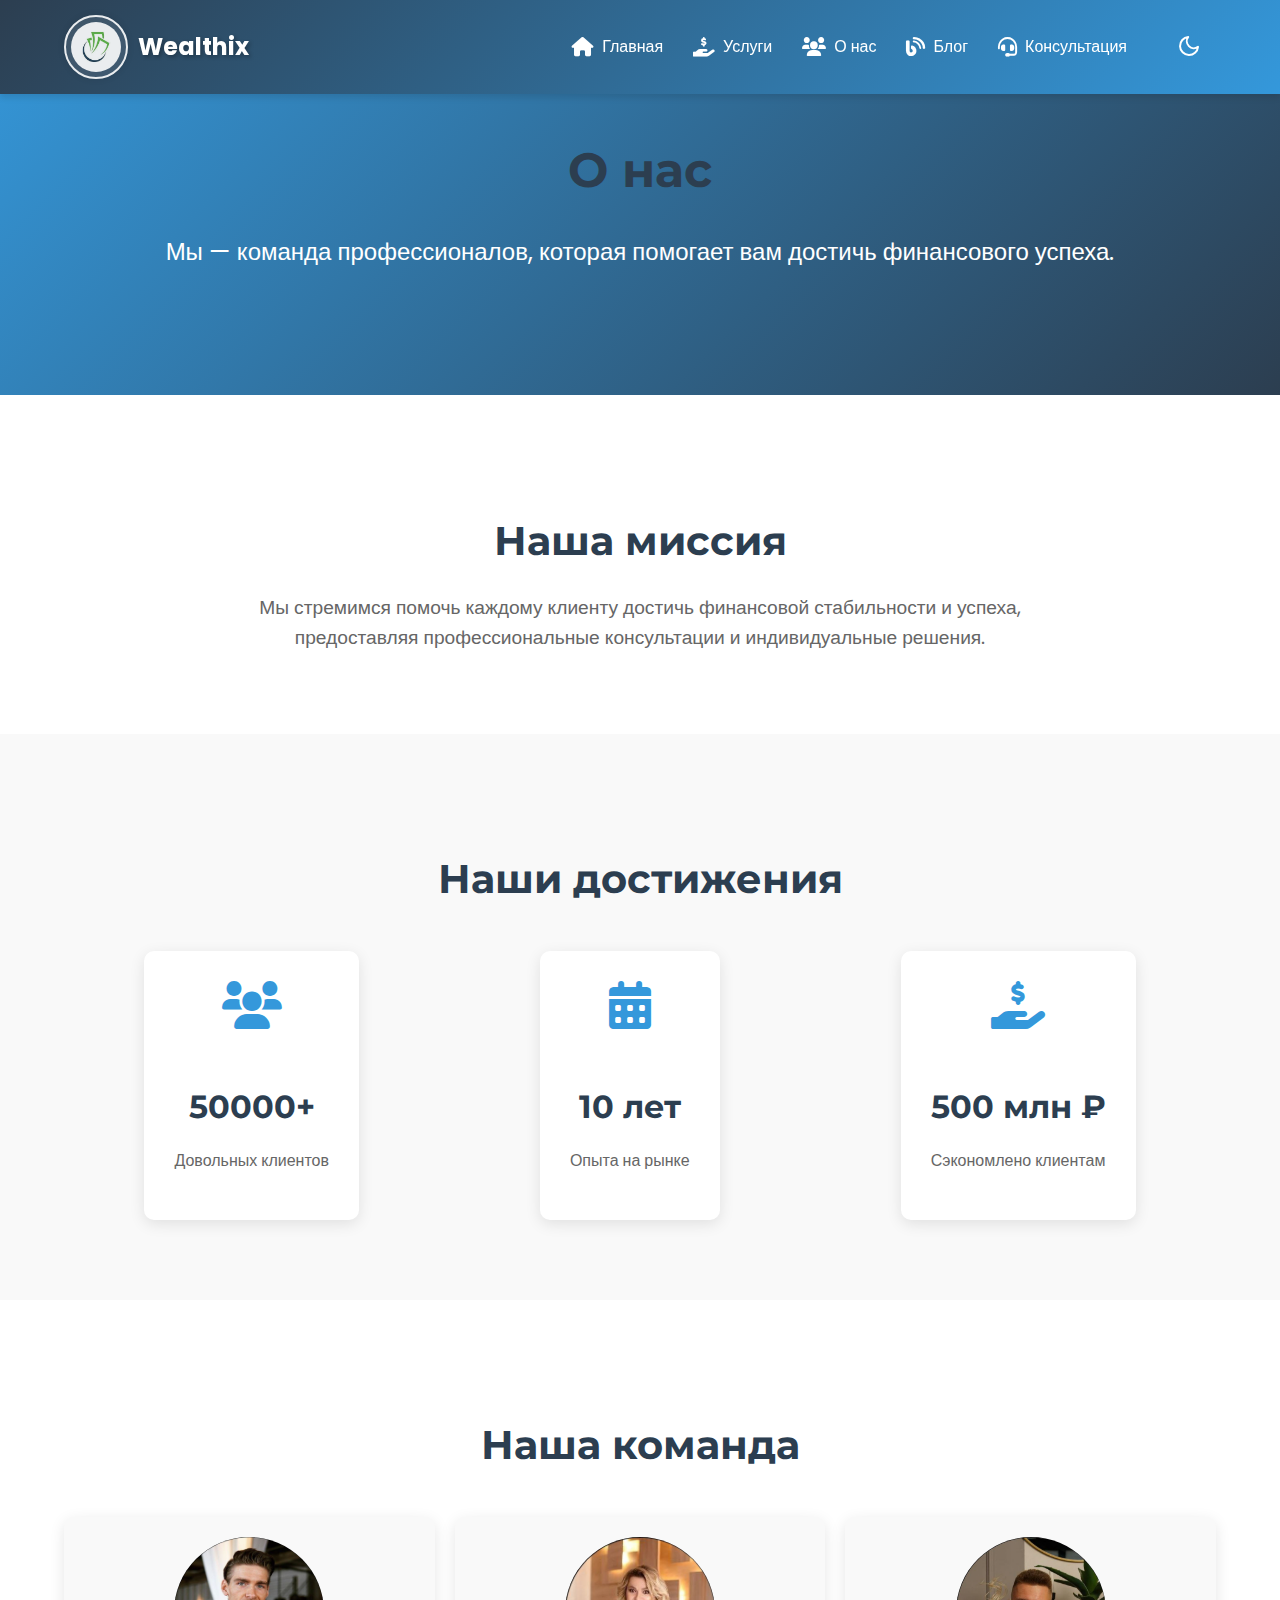
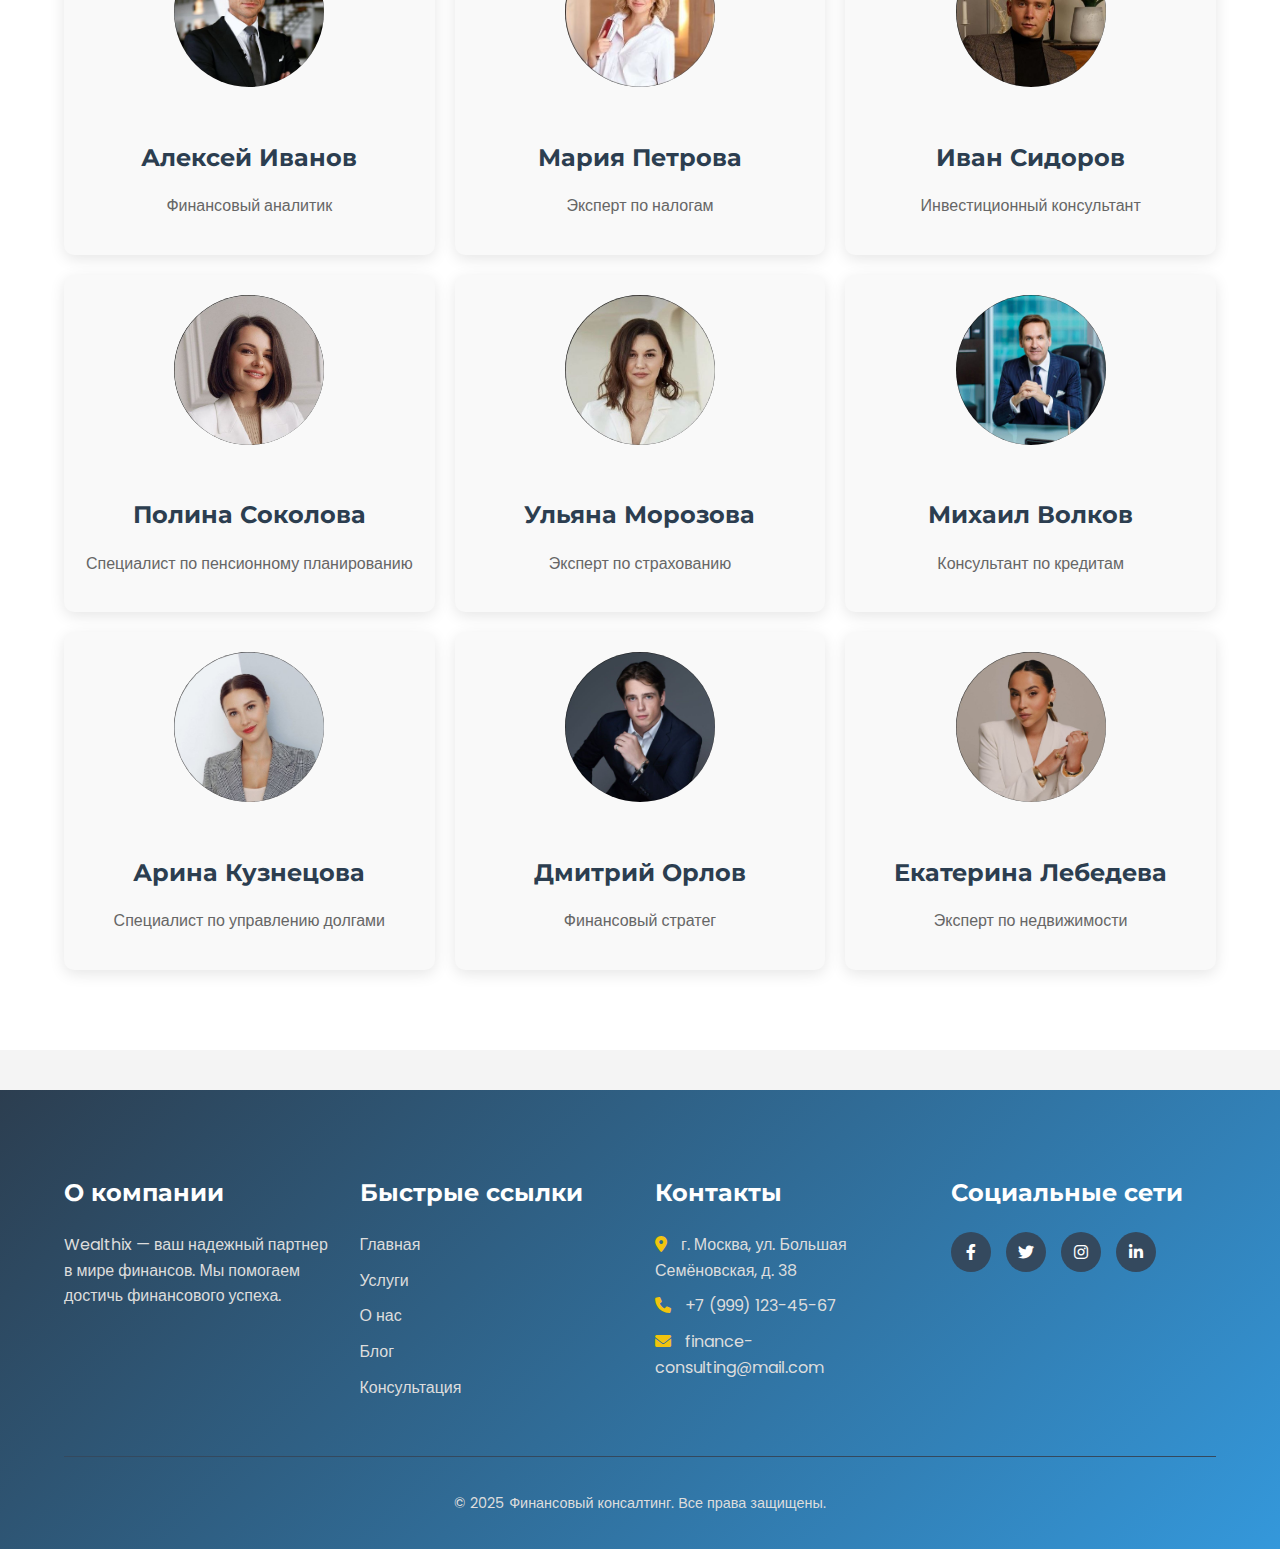
<file: about.html>
<!DOCTYPE html>
<html lang="ru">
<head>
    <meta charset="UTF-8">
    <meta name="viewport" content="width=device-width, initial-scale=1.0">
    <title>О нас | Финансовый консалтинг</title>
    <link href="https://fonts.googleapis.com/css2?family=Roboto:wght@400;700&display=swap" rel="stylesheet">
    <link rel="stylesheet" href="https://cdnjs.cloudflare.com/ajax/libs/font-awesome/6.0.0-beta3/css/all.min.css">
    <link href="https://fonts.googleapis.com/css2?family=Montserrat:wght@400;700&family=Poppins:wght@400;600&display=swap" rel="stylesheet">
    <link rel="stylesheet" href="styles.css">
</head>
<body class="dark-theme">
    <input type="checkbox" id="theme-toggle" class="theme-toggle-checkbox">
    <header class="about-header">
        <div class="container">
            <div class="logo">
                <img src="images/logo.png" alt="Логотип Финансовый консалтинг">
                <span class="logo-text">Wealthix</span>
            </div>
            <nav>
                <ul>
                    <li><a href="index.html"><i class="fas fa-home"></i> Главная</a></li>
                    <li><a href="services.html"><i class="fas fa-hand-holding-usd"></i> Услуги</a></li>
                    <li><a href="about.html"><i class="fas fa-users"></i> О нас</a></li>
                    <li><a href="blog.html"><i class="fas fa-blog"></i> Блог</a></li>
                    <li><a href="form.html"><i class="fas fa-headset"></i> Консультация</a></li>
                            <li>
                                <label for="theme-toggle" class="theme-toggle">
                                    <svg xmlns="http://www.w3.org/2000/svg" width="24" height="24" viewBox="0 0 24 24" fill="none" stroke="currentColor" stroke-width="2" stroke-linecap="round" stroke-linejoin="round" class="feather feather-moon">
                                        <path d="M21 12.79A9 9 0 1 1 11.21 3 7 7 0 0 0 21 12.79z"></path>
                                    </svg>
                                </label>
                            </li>
                </ul>
            </nav>
        </div>
    </header>
    <main>
        <section class="about-hero">
            <div class="container">
                <h1>О нас</h1>
                <p>Мы — команда профессионалов, которая помогает вам достичь финансового успеха.</p>
            </div>
        </section>
        <section class="mission">
            <div class="container">
                <h2>Наша миссия</h2>
                <p>Мы стремимся помочь каждому клиенту достичь финансовой стабильности и успеха, предоставляя профессиональные консультации и индивидуальные решения.</p>
            </div>
        </section>
        <section class="achievements">
            <div class="container">
                <h2>Наши достижения</h2>
                <div class="achievement-grid">
                    <div class="achievement-card">
                        <i class="fas fa-users"></i>
                        <h3>50000+</h3>
                        <p>Довольных клиентов</p>
                    </div>
                    <div class="achievement-card">
                        <i class="fas fa-calendar-alt"></i>
                        <h3>10 лет</h3>
                        <p>Опыта на рынке</p>
                    </div>
                    <div class="achievement-card">
                        <i class="fas fa-hand-holding-usd"></i>
                        <h3>500 млн ₽</h3>
                        <p>Сэкономлено клиентам</p>
                    </div>
                </div>
            </div>
        </section>
        <section class="team">
            <div class="container">
                <h2>Наша команда</h2>
                <div class="team-grid">
                    <div class="team-member">
                        <img src="images/team1.jpg" alt="Алексей Иванов">
                        <h3>Алексей Иванов</h3>
                        <p>Финансовый аналитик</p>
                    </div>
                    <div class="team-member">
                        <img src="images/team2.jpg" alt="Мария Петрова">
                        <h3>Мария Петрова</h3>
                        <p>Эксперт по налогам</p>
                    </div>
                    <div class="team-member">
                        <img src="images/team3.jpg" alt="Иван Сидоров">
                        <h3>Иван Сидоров</h3>
                        <p>Инвестиционный консультант</p>
                    </div>
                    <div class="team-member">
                        <img src="images/team4.jpg" alt="Полина Соколова">
                        <h3>Полина Соколова</h3>
                        <p>Специалист по пенсионному планированию</p>
                    </div>
                    <div class="team-member">
                        <img src="images/team5.jpg" alt="Ульяна Морозова">
                        <h3>Ульяна Морозова</h3>
                        <p>Эксперт по страхованию</p>
                    </div>
                    <div class="team-member">
                        <img src="images/team6.jpg" alt="Михаил Волков">
                        <h3>Михаил Волков</h3>
                        <p>Консультант по кредитам</p>
                    </div>
                    <div class="team-member">
                        <img src="images/team7.jpg" alt="Арина Кузнецова">
                        <h3>Арина Кузнецова</h3>
                        <p>Специалист по управлению долгами</p>
                    </div>
                    <div class="team-member">
                        <img src="images/team8.jpg" alt="Дмитрий Орлов">
                        <h3>Дмитрий Орлов</h3>
                        <p>Финансовый стратег</p>
                    </div>
                    <div class="team-member">
                        <img src="images/team9.jpg" alt="Екатерина Лебедева">
                        <h3>Екатерина Лебедева</h3>
                        <p>Эксперт по недвижимости</p>
                    </div>
                </div>
            </div>
        </section>
    </main>
    <footer class="footer-about">
        <div class="container">
            <div class="footer-grid">
                <div class="footer-column">
                    <h3>О компании</h3>
                    <p>Wealthix — ваш надежный партнер в мире финансов. Мы помогаем достичь финансового успеха.</p>
                </div>
                <div class="footer-column">
                    <h3>Быстрые ссылки</h3>
                    <ul>
                        <li><a href="index.html">Главная</a></li>
                        <li><a href="services.html">Услуги</a></li>
                        <li><a href="about.html">О нас</a></li>
                        <li><a href="blog.html">Блог</a></li>
                        <li><a href="form.html">Консультация</a></li>
                    </ul>
                </div>
                <div class="footer-column">
                    <h3>Контакты</h3>
                    <ul>
                        <li><i class="fas fa-map-marker-alt"></i> г. Москва, ул. Большая Семёновская, д. 38</li>
                        <li><i class="fas fa-phone"></i> +7 (999) 123-45-67</li>
                        <li><i class="fas fa-envelope"></i> finance-consulting@mail.com</li>
                    </ul>
                </div>
                <div class="footer-column">
                    <h3>Социальные сети</h3>
                    <div class="social-links">
                        <a href="https://facebook.com" class="social-link"><i class="fab fa-facebook-f"></i></a>
                        <a href="https://twitter.com" class="social-link"><i class="fab fa-twitter"></i></a>
                        <a href="https://instagram.com" class="social-link"><i class="fab fa-instagram"></i></a>
                        <a href="https://web-linkedin.com/lander" class="social-link"><i class="fab fa-linkedin-in"></i></a>
                    </div>
                </div>
            </div>
            <div class="footer-bottom">
                <p>&copy; 2025 Финансовый консалтинг. Все права защищены.</p>
            </div>
        </div>
    </footer>
</body>
</html>
</file>
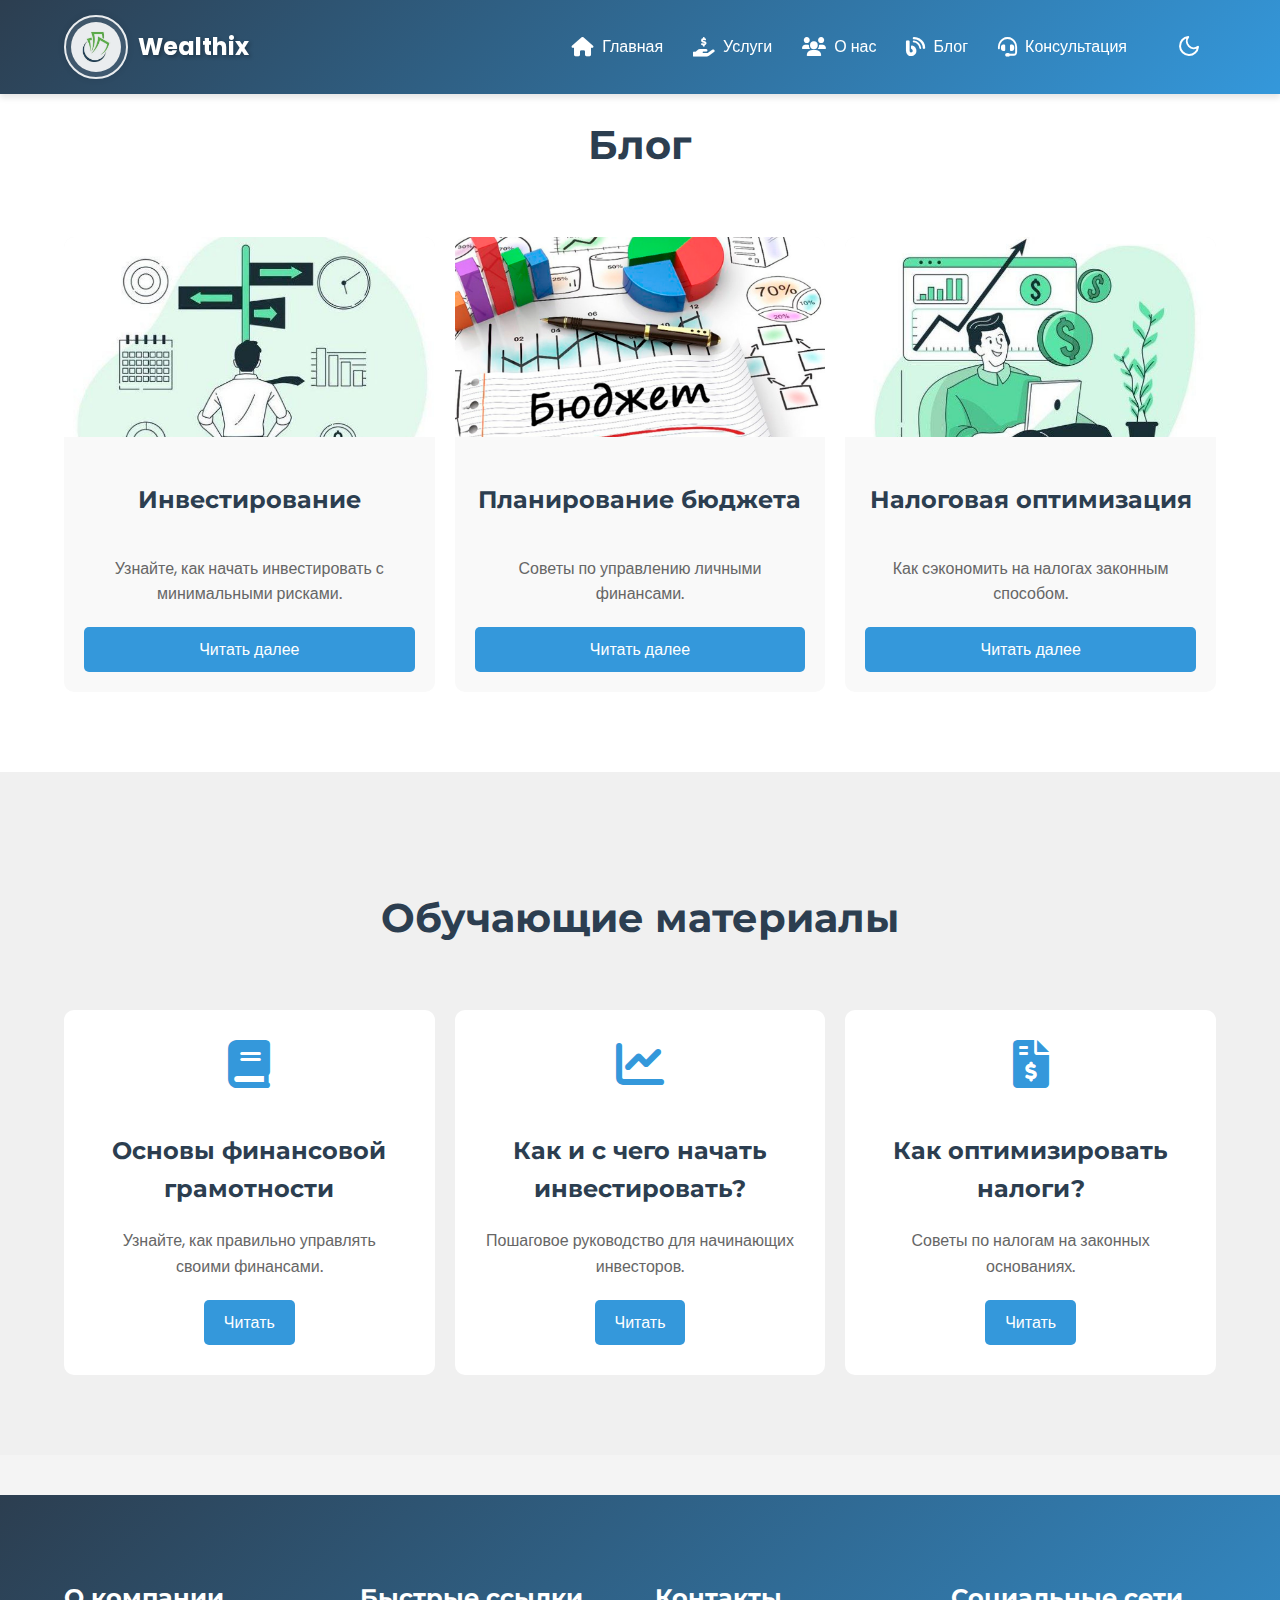
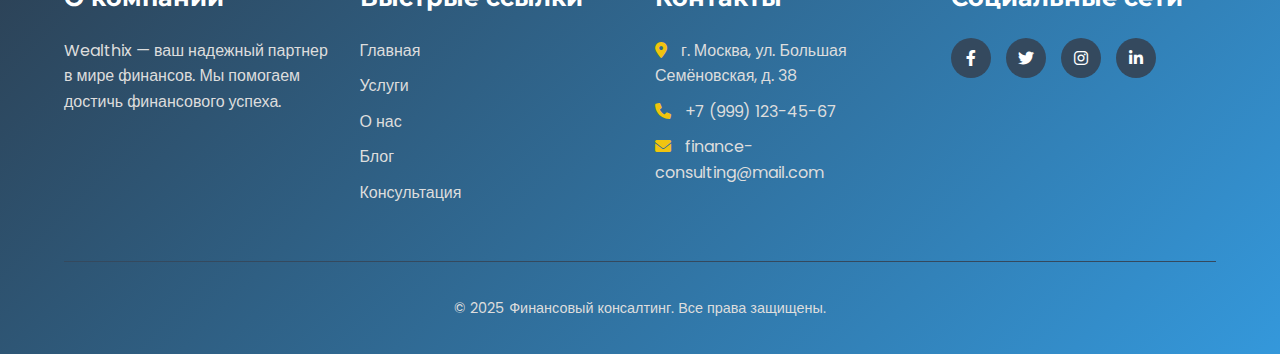
<file: blog.html>
<!DOCTYPE html>
<html lang="en">
<head>
    <meta charset="UTF-8">
    <meta name="viewport" content="width=device-width, initial-scale=1.0">
    <title>Блог | Финансовый консалтинг</title>
    <link href="https://fonts.googleapis.com/css2?family=Roboto:wght@400;700&display=swap" rel="stylesheet">
    <link rel="stylesheet" href="https://cdnjs.cloudflare.com/ajax/libs/font-awesome/6.0.0-beta3/css/all.min.css">
    <link href="https://fonts.googleapis.com/css2?family=Montserrat:wght@400;700&family=Poppins:wght@400;600&display=swap" rel="stylesheet">
    <link rel="stylesheet" href="styles.css">
</head>
<body>
    <input type="checkbox" id="theme-toggle" class="theme-toggle-checkbox">
    <header>
        <div class="container">
            <div class="logo">
                <img src="images/logo.png" alt="Логотип Финансовый консалтинг">
                <span class="logo-text">Wealthix</span>
            </div>
            <nav>
                <ul>
                    <li><a href="index.html"><i class="fas fa-home"></i> Главная</a></li>
                    <li><a href="services.html"><i class="fas fa-hand-holding-usd"></i> Услуги</a></li>
                    <li><a href="about.html"><i class="fas fa-users"></i> О нас</a></li>
                    <li><a href="blog.html"><i class="fas fa-blog"></i> Блог</a></li>
                    <li><a href="form.html"><i class="fas fa-headset"></i> Консультация</a></li>
                            <li>
                                <label for="theme-toggle" class="theme-toggle">
                                    <svg xmlns="http://www.w3.org/2000/svg" width="24" height="24" viewBox="0 0 24 24" fill="none" stroke="currentColor" stroke-width="2" stroke-linecap="round" stroke-linejoin="round" class="feather feather-moon">
                                        <path d="M21 12.79A9 9 0 1 1 11.21 3 7 7 0 0 0 21 12.79z"></path>
                                    </svg>
                                </label>
                            </li>
                </ul>
            </nav>
        </div>
    </header>
    <main>
        <section class="blog">
            <div class="container">
                <h2>Блог</h2>
                <div class="blog-grid">
                    <article class="blog-card">
                        <img src="images/blog1.jpg" alt="Как правильно инвестировать">
                        <div class="blog-content">
                            <h3>Инвестирование</h3>
                            <p>Узнайте, как начать инвестировать с минимальными рисками.</p>
                            <a href="blog1.html" class="btn">Читать далее</a>
                        </div>
                    </article>
                    <article class="blog-card">
                        <img src="images/blog2.jpg" alt="Планирование бюджета">
                        <div class="blog-content">
                            <h3>Планирование бюджета</h3>
                            <p>Советы по управлению личными финансами.</p>
                            <a href="blog2.html" class="btn">Читать далее</a>
                        </div>
                    </article>
                    <article class="blog-card">
                        <img src="images/blog3.jpg" alt="Налоговая оптимизация">
                        <div class="blog-content">
                            <h3>Налоговая оптимизация</h3>
                            <p>Как сэкономить на налогах законным способом.</p>
                            <a href="blog3.html" class="btn">Читать далее</a>
                        </div>
                    </article>
                </div>
            </div>
        </section>
        <section class="learning">
            <div class="container">
                <h2>Обучающие материалы</h2>
                <div class="learning-grid">
                    <div class="learning-card">
                        <i class="fas fa-book"></i>
                        <h3>Основы финансовой грамотности</h3>
                        <p>Узнайте, как правильно управлять своими финансами.</p>
                        <a href="learning1.html" class="btn">Читать</a>
                    </div>
                    <div class="learning-card">
                        <i class="fas fa-chart-line"></i>
                        <h3>Как и с чего начать инвестировать?</h3>
                        <p>Пошаговое руководство для начинающих инвесторов.</p>
                        <a href="learning2.html" class="btn">Читать</a>
                    </div>
                    <div class="learning-card">
                        <i class="fas fa-file-invoice-dollar"></i>
                        <h3>Как оптимизировать налоги?</h3>
                        <p>Советы по налогам на законных основаниях.</p>
                        <a href="learning3.html" class="btn">Читать</a>
                    </div>
                </div>
            </div>
        </section>
    </main>
    <footer>
        <div class="container">
            <div class="footer-grid">
                <div class="footer-column">
                    <h3>О компании</h3>
                    <p>Wealthix — ваш надежный партнер в мире финансов. Мы помогаем достичь финансового успеха.</p>
                </div>
                <div class="footer-column">
                    <h3>Быстрые ссылки</h3>
                    <ul>
                        <li><a href="index.html">Главная</a></li>
                        <li><a href="services.html">Услуги</a></li>
                        <li><a href="about.html">О нас</a></li>
                        <li><a href="blog.html">Блог</a></li>
                        <li><a href="form.html">Консультация</a></li>
                    </ul>
                </div>
                <div class="footer-column">
                    <h3>Контакты</h3>
                    <ul>
                        <li><i class="fas fa-map-marker-alt"></i> г. Москва, ул. Большая Семёновская, д. 38</li>
                        <li><i class="fas fa-phone"></i> +7 (999) 123-45-67</li>
                        <li><i class="fas fa-envelope"></i> finance-consulting@mail.com</li>
                    </ul>
                </div>
                <div class="footer-column">
                    <h3>Социальные сети</h3>
                    <div class="social-links">
                        <a href="https://twitter.com" class="social-link"><i class="fab fa-facebook-f"></i></a>
                        <a href="https://facebook.com" class="social-link"><i class="fab fa-twitter"></i></a>
                        <a href="https://instagram.com" class="social-link"><i class="fab fa-instagram"></i></a>
                        <a href="https://web-linkedin.com/lander" class="social-link"><i class="fab fa-linkedin-in"></i></a>
                    </div>
                </div>
            </div>
            <div class="footer-bottom">
                <p>&copy; 2025 Финансовый консалтинг. Все права защищены.</p>
            </div>
        </div>
    </footer>
</body>
</html>
</file>
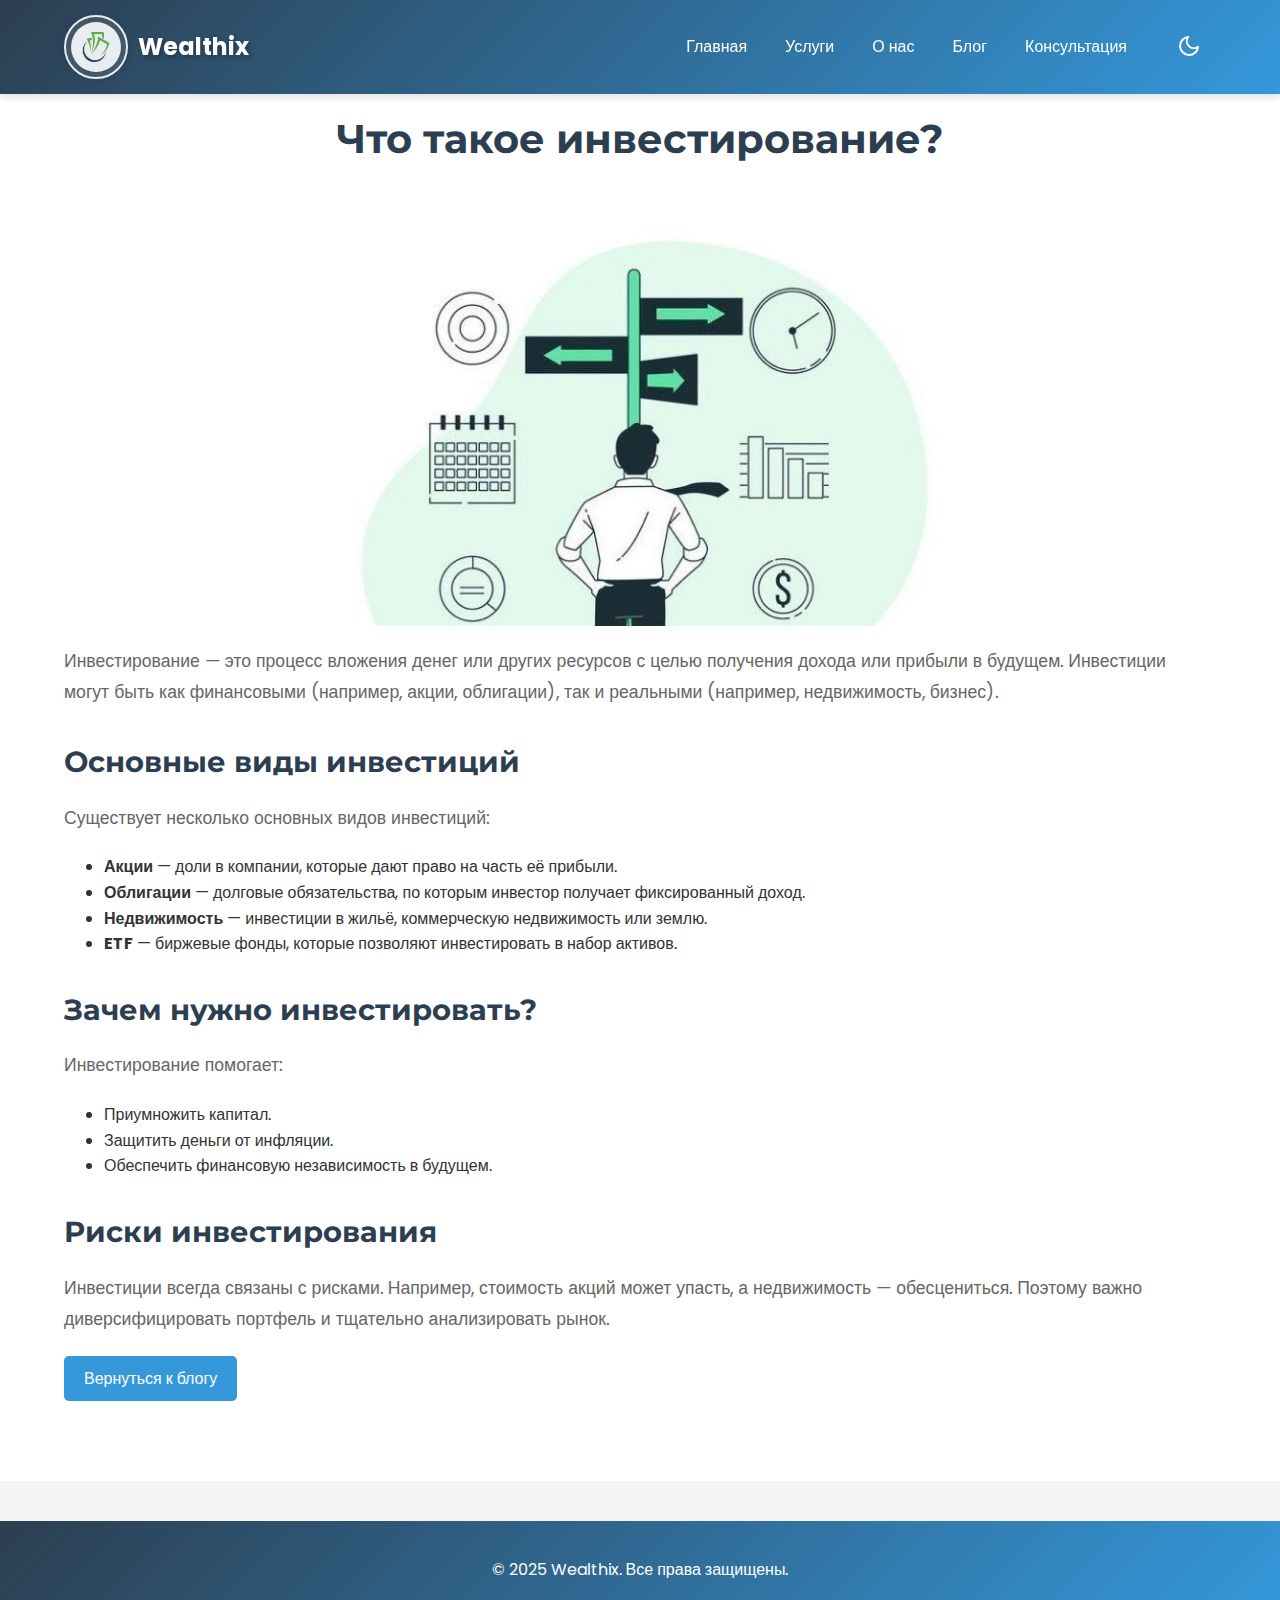
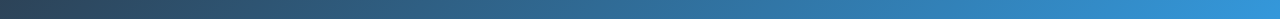
<file: blog1.html>
<!DOCTYPE html>
<html lang="en">
<head>
    <meta charset="UTF-8">
    <meta name="viewport" content="width=device-width, initial-scale=1.0">
    <title>Что такое инвестирование? | Wealthix</title>
    <link href="https://fonts.googleapis.com/css2?family=Roboto:wght@400;700&display=swap" rel="stylesheet">
    <link href="https://fonts.googleapis.com/css2?family=Montserrat:wght@400;700&family=Poppins:wght@400;600&display=swap" rel="stylesheet">
    <link rel="stylesheet" href="styles.css">
</head>
<body>
    <input type="checkbox" id="theme-toggle" class="theme-toggle-checkbox">
    <header>
        <div class="container">
            <div class="logo">
                <img src="images/logo.png" alt="Логотип Wealthix">
                <span class="logo-text">Wealthix</span>
            </div>
            <nav>
                <ul>
                    <li><a href="index.html"><i class="fas fa-home"></i> Главная</a></li>
                    <li><a href="services.html"><i class="fas fa-hand-holding-usd"></i> Услуги</a></li>
                    <li><a href="about.html"><i class="fas fa-users"></i> О нас</a></li>
                    <li><a href="blog.html"><i class="fas fa-blog"></i> Блог</a></li>
                    <li><a href="form.html"><i class="fas fa-headset"></i> Консультация</a></li>
                            <li>
                                <label for="theme-toggle" class="theme-toggle">
                                    <svg xmlns="http://www.w3.org/2000/svg" width="24" height="24" viewBox="0 0 24 24" fill="none" stroke="currentColor" stroke-width="2" stroke-linecap="round" stroke-linejoin="round" class="feather feather-moon">
                                        <path d="M21 12.79A9 9 0 1 1 11.21 3 7 7 0 0 0 21 12.79z"></path>
                                    </svg>
                                </label>
                            </li>
                </ul>
            </nav>
        </div>
    </header>
    <main>
        <section class="blog-post">
            <div class="container">
                <h1>Что такое инвестирование?</h1>
                <img src="images/blog1.jpg" alt="Что такое инвестирование?" class="blog-image">
                <p>Инвестирование — это процесс вложения денег или других ресурсов с целью получения дохода или прибыли в будущем. Инвестиции могут быть как финансовыми (например, акции, облигации), так и реальными (например, недвижимость, бизнес).</p>
                <h2>Основные виды инвестиций</h2>
                <p>Существует несколько основных видов инвестиций:</p>
                <ul>
                    <li><strong>Акции</strong> — доли в компании, которые дают право на часть её прибыли.</li>
                    <li><strong>Облигации</strong> — долговые обязательства, по которым инвестор получает фиксированный доход.</li>
                    <li><strong>Недвижимость</strong> — инвестиции в жильё, коммерческую недвижимость или землю.</li>
                    <li><strong>ETF</strong> — биржевые фонды, которые позволяют инвестировать в набор активов.</li>
                </ul>
                <h2>Зачем нужно инвестировать?</h2>
                <p>Инвестирование помогает:</p>
                <ul>
                    <li>Приумножить капитал.</li>
                    <li>Защитить деньги от инфляции.</li>
                    <li>Обеспечить финансовую независимость в будущем.</li>
                </ul>
                <h2>Риски инвестирования</h2>
                <p>Инвестиции всегда связаны с рисками. Например, стоимость акций может упасть, а недвижимость — обесцениться. Поэтому важно диверсифицировать портфель и тщательно анализировать рынок.</p>
                <a href="blog.html" class="btn">Вернуться к блогу</a>
            </div>
        </section>
    </main>
    <footer class="footer-mini">
        <div class="container">
            <p>&copy; 2025 Wealthix. Все права защищены.</p>
        </div>
    </footer>
</body>
</html>
</file>
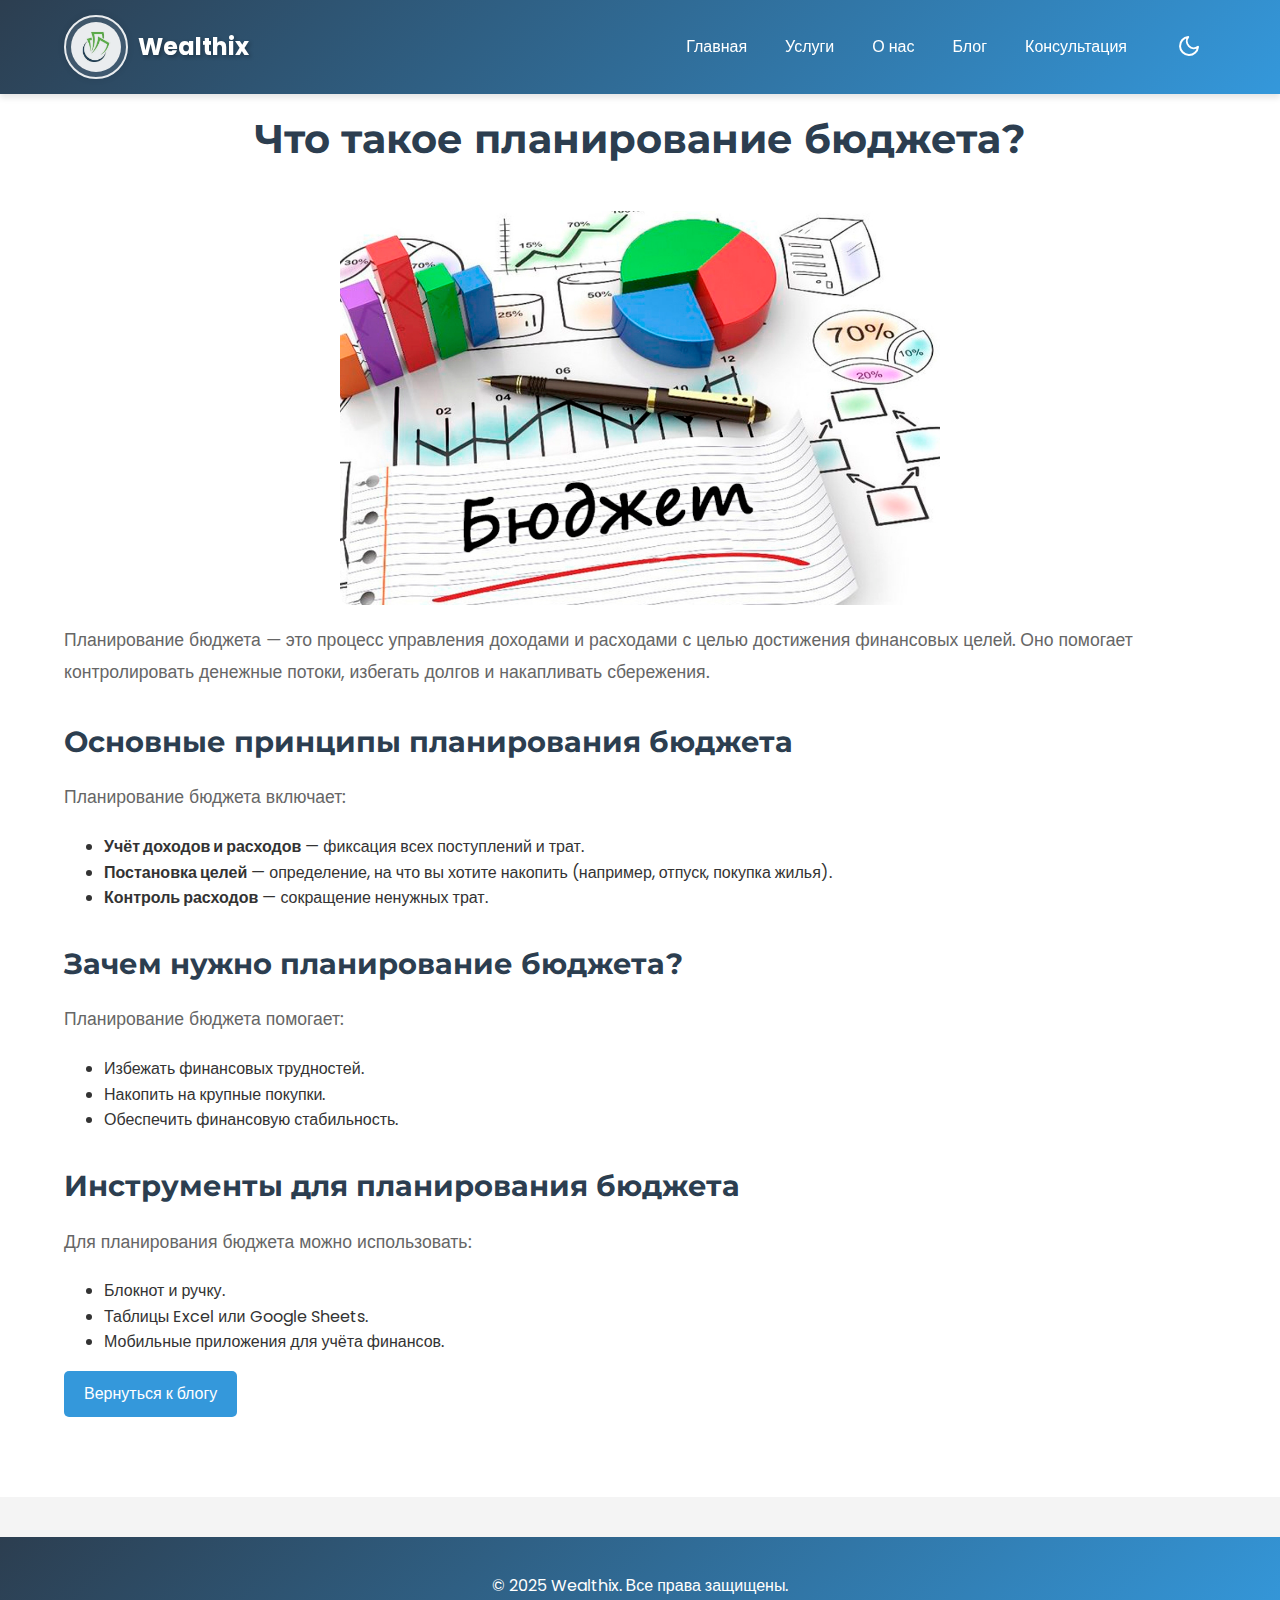
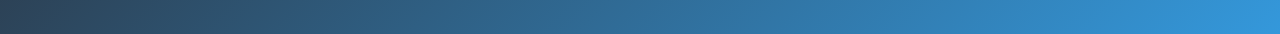
<file: blog2.html>
<!DOCTYPE html>
<html lang="en">
<head>
    <meta charset="UTF-8">
    <meta name="viewport" content="width=device-width, initial-scale=1.0">
    <title>Что такое планирование бюджета? | Wealthix</title>
    <link href="https://fonts.googleapis.com/css2?family=Roboto:wght@400;700&display=swap" rel="stylesheet">
    <link href="https://fonts.googleapis.com/css2?family=Montserrat:wght@400;700&family=Poppins:wght@400;600&display=swap" rel="stylesheet">
    <link rel="stylesheet" href="styles.css">
</head>
<body>
    <input type="checkbox" id="theme-toggle" class="theme-toggle-checkbox">
    <header>
        <div class="container">
            <div class="logo">
                <img src="images/logo.png" alt="Логотип Wealthix">
                <span class="logo-text">Wealthix</span>
            </div>
            <nav>
                <ul>
                    <li><a href="index.html"><i class="fas fa-home"></i> Главная</a></li>
                    <li><a href="services.html"><i class="fas fa-hand-holding-usd"></i> Услуги</a></li>
                    <li><a href="about.html"><i class="fas fa-users"></i> О нас</a></li>
                    <li><a href="blog.html"><i class="fas fa-blog"></i> Блог</a></li>
                    <li><a href="form.html"><i class="fas fa-headset"></i> Консультация</a></li>
                            <li>
                                <label for="theme-toggle" class="theme-toggle">
                                    <svg xmlns="http://www.w3.org/2000/svg" width="24" height="24" viewBox="0 0 24 24" fill="none" stroke="currentColor" stroke-width="2" stroke-linecap="round" stroke-linejoin="round" class="feather feather-moon">
                                        <path d="M21 12.79A9 9 0 1 1 11.21 3 7 7 0 0 0 21 12.79z"></path>
                                    </svg>
                                </label>
                            </li>
                </ul>
            </nav>
        </div>
    </header>
    <main>
        <section class="blog-post">
            <div class="container">
                <h1>Что такое планирование бюджета?</h1>
                <img src="images/blog2.jpg" alt="Что такое планирование бюджета?" class="blog-image">
                <p>Планирование бюджета — это процесс управления доходами и расходами с целью достижения финансовых целей. Оно помогает контролировать денежные потоки, избегать долгов и накапливать сбережения.</p>
                <h2>Основные принципы планирования бюджета</h2>
                <p>Планирование бюджета включает:</p>
                <ul>
                    <li><strong>Учёт доходов и расходов</strong> — фиксация всех поступлений и трат.</li>
                    <li><strong>Постановка целей</strong> — определение, на что вы хотите накопить (например, отпуск, покупка жилья).</li>
                    <li><strong>Контроль расходов</strong> — сокращение ненужных трат.</li>
                </ul>
                <h2>Зачем нужно планирование бюджета?</h2>
                <p>Планирование бюджета помогает:</p>
                <ul>
                    <li>Избежать финансовых трудностей.</li>
                    <li>Накопить на крупные покупки.</li>
                    <li>Обеспечить финансовую стабильность.</li>
                </ul>
                <h2>Инструменты для планирования бюджета</h2>
                <p>Для планирования бюджета можно использовать:</p>
                <ul>
                    <li>Блокнот и ручку.</li>
                    <li>Таблицы Excel или Google Sheets.</li>
                    <li>Мобильные приложения для учёта финансов.</li>
                </ul>
                <a href="blog.html" class="btn">Вернуться к блогу</a>
            </div>
        </section>
    </main>
    <footer class="footer-mini">
        <div class="container">
            <p>&copy; 2025 Wealthix. Все права защищены.</p>
        </div>
    </footer>
</body>
</html>
</file>
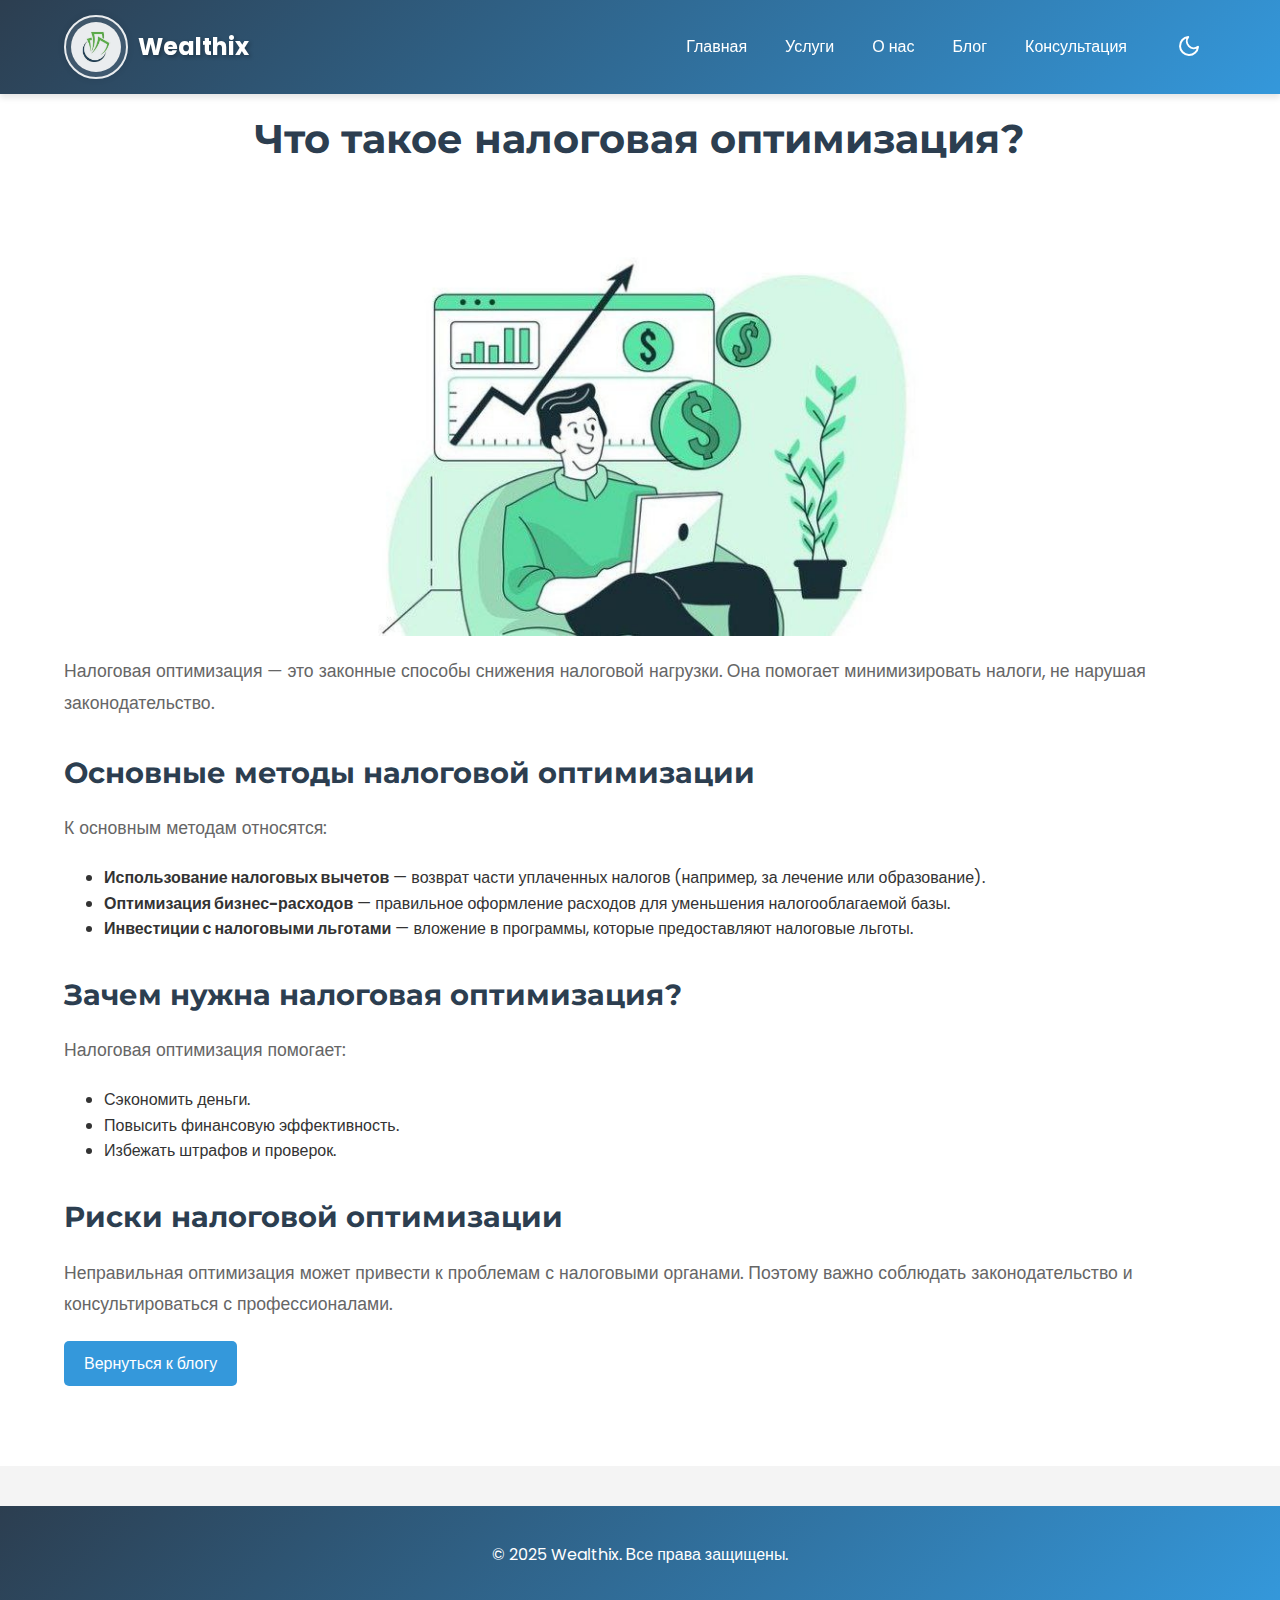
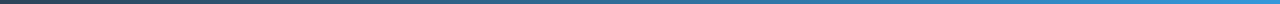
<file: blog3.html>
<!DOCTYPE html>
<html lang="en">
<head>
    <meta charset="UTF-8">
    <meta name="viewport" content="width=device-width, initial-scale=1.0">
    <title>Что такое налоговая оптимизация? | Wealthix</title>
    <link href="https://fonts.googleapis.com/css2?family=Roboto:wght@400;700&display=swap" rel="stylesheet">
    <link href="https://fonts.googleapis.com/css2?family=Montserrat:wght@400;700&family=Poppins:wght@400;600&display=swap" rel="stylesheet">
    <link rel="stylesheet" href="styles.css">
</head>
<body>
    <input type="checkbox" id="theme-toggle" class="theme-toggle-checkbox">
    <header>
        <div class="container">
            <div class="logo">
                <img src="images/logo.png" alt="Логотип Wealthix">
                <span class="logo-text">Wealthix</span>
            </div>
            <nav>
                <ul>
                    <li><a href="index.html"><i class="fas fa-home"></i> Главная</a></li>
                    <li><a href="services.html"><i class="fas fa-hand-holding-usd"></i> Услуги</a></li>
                    <li><a href="about.html"><i class="fas fa-users"></i> О нас</a></li>
                    <li><a href="blog.html"><i class="fas fa-blog"></i> Блог</a></li>
                    <li><a href="form.html"><i class="fas fa-headset"></i> Консультация</a></li>
                            <li>
                                <label for="theme-toggle" class="theme-toggle">
                                    <svg xmlns="http://www.w3.org/2000/svg" width="24" height="24" viewBox="0 0 24 24" fill="none" stroke="currentColor" stroke-width="2" stroke-linecap="round" stroke-linejoin="round" class="feather feather-moon">
                                        <path d="M21 12.79A9 9 0 1 1 11.21 3 7 7 0 0 0 21 12.79z"></path>
                                    </svg>
                                </label>
                            </li>
                </ul>
            </nav>
        </div>
    </header>
    <main>
        <section class="blog-post">
            <div class="container">
                <h1>Что такое налоговая оптимизация?</h1>
                <img src="images/blog3.jpg" alt="Что такое налоговая оптимизация?" class="blog-image">
                <p>Налоговая оптимизация — это законные способы снижения налоговой нагрузки. Она помогает минимизировать налоги, не нарушая законодательство.</p>
                <h2>Основные методы налоговой оптимизации</h2>
                <p>К основным методам относятся:</p>
                <ul>
                    <li><strong>Использование налоговых вычетов</strong> — возврат части уплаченных налогов (например, за лечение или образование).</li>
                    <li><strong>Оптимизация бизнес-расходов</strong> — правильное оформление расходов для уменьшения налогооблагаемой базы.</li>
                    <li><strong>Инвестиции с налоговыми льготами</strong> — вложение в программы, которые предоставляют налоговые льготы.</li>
                </ul>
                <h2>Зачем нужна налоговая оптимизация?</h2>
                <p>Налоговая оптимизация помогает:</p>
                <ul>
                    <li>Сэкономить деньги.</li>
                    <li>Повысить финансовую эффективность.</li>
                    <li>Избежать штрафов и проверок.</li>
                </ul>
                <h2>Риски налоговой оптимизации</h2>
                <p>Неправильная оптимизация может привести к проблемам с налоговыми органами. Поэтому важно соблюдать законодательство и консультироваться с профессионалами.</p>
                <a href="blog.html" class="btn">Вернуться к блогу</a>
            </div>
        </section>
    </main>
    <footer class="footer-mini">
        <div class="container">
            <p>&copy; 2025 Wealthix. Все права защищены.</p>
        </div>
    </footer>
</body>
</html>
</file>
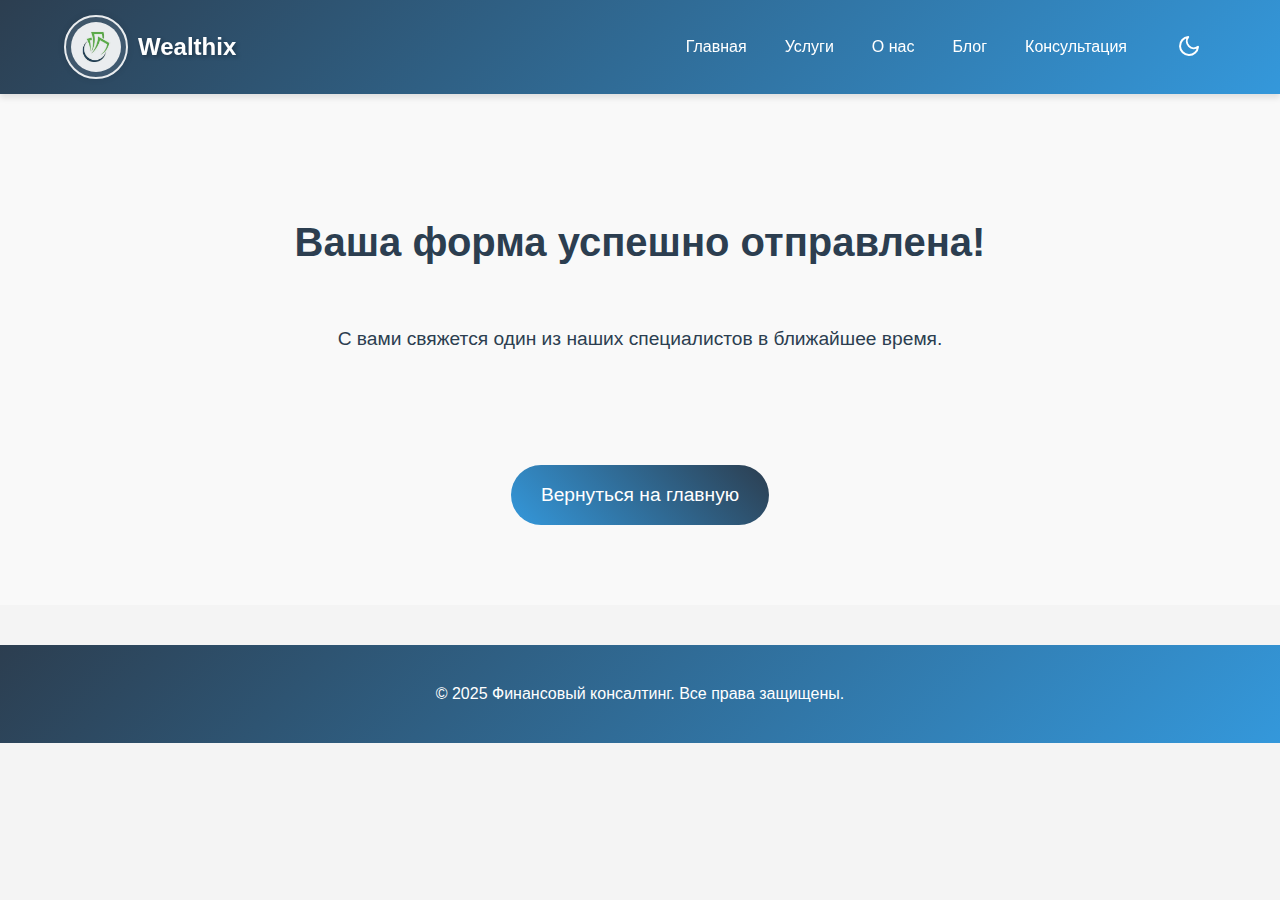
<file: form-success.html>
<!DOCTYPE html>
<html lang="en">
<head>
    <meta charset="UTF-8">
    <meta name="viewport" content="width=device-width, initial-scale=1.0">
    <title>Форма успешно отправлена</title>
    <link rel="stylesheet" href="styles.css">
</head>
<body>
    <input type="checkbox" id="theme-toggle" class="theme-toggle-checkbox">
    <header>
        <div class="container">
            <div class="logo">
                <img src="images/logo.png" alt="Логотип Финансовый консалтинг">
                <span class="logo-text">Wealthix</span>
            </div>
            <nav>
                <ul>
                    <li><a href="index.html"><i class="fas fa-home"></i> Главная</a></li>
                    <li><a href="services.html"><i class="fas fa-hand-holding-usd"></i> Услуги</a></li>
                    <li><a href="about.html"><i class="fas fa-users"></i> О нас</a></li>
                    <li><a href="blog.html"><i class="fas fa-blog"></i> Блог</a></li>
                    <li><a href="form.html"><i class="fas fa-headset"></i> Консультация</a></li>
                            <li>
                                <label for="theme-toggle" class="theme-toggle">
                                    <svg xmlns="http://www.w3.org/2000/svg" width="24" height="24" viewBox="0 0 24 24" fill="none" stroke="currentColor" stroke-width="2" stroke-linecap="round" stroke-linejoin="round" class="feather feather-moon">
                                        <path d="M21 12.79A9 9 0 1 1 11.21 3 7 7 0 0 0 21 12.79z"></path>
                                    </svg>
                                </label>
                            </li>
                </ul>
            </nav>
        </div>
    </header>

    <main>
        <section class="consultation-form">
            <div class="container">
                <h2>Ваша форма успешно отправлена!</h2>
                <p>С вами свяжется один из наших специалистов в ближайшее время.</p>
                <a href="index.html" class="btn">Вернуться на главную</a>
            </div>
        </section>
    </main>

    <footer class="footer-mini">
        <div class="container">
            <p>&copy; 2025 Финансовый консалтинг. Все права защищены.</p>
        </div>
    </footer>
</body>
</html>
</file>
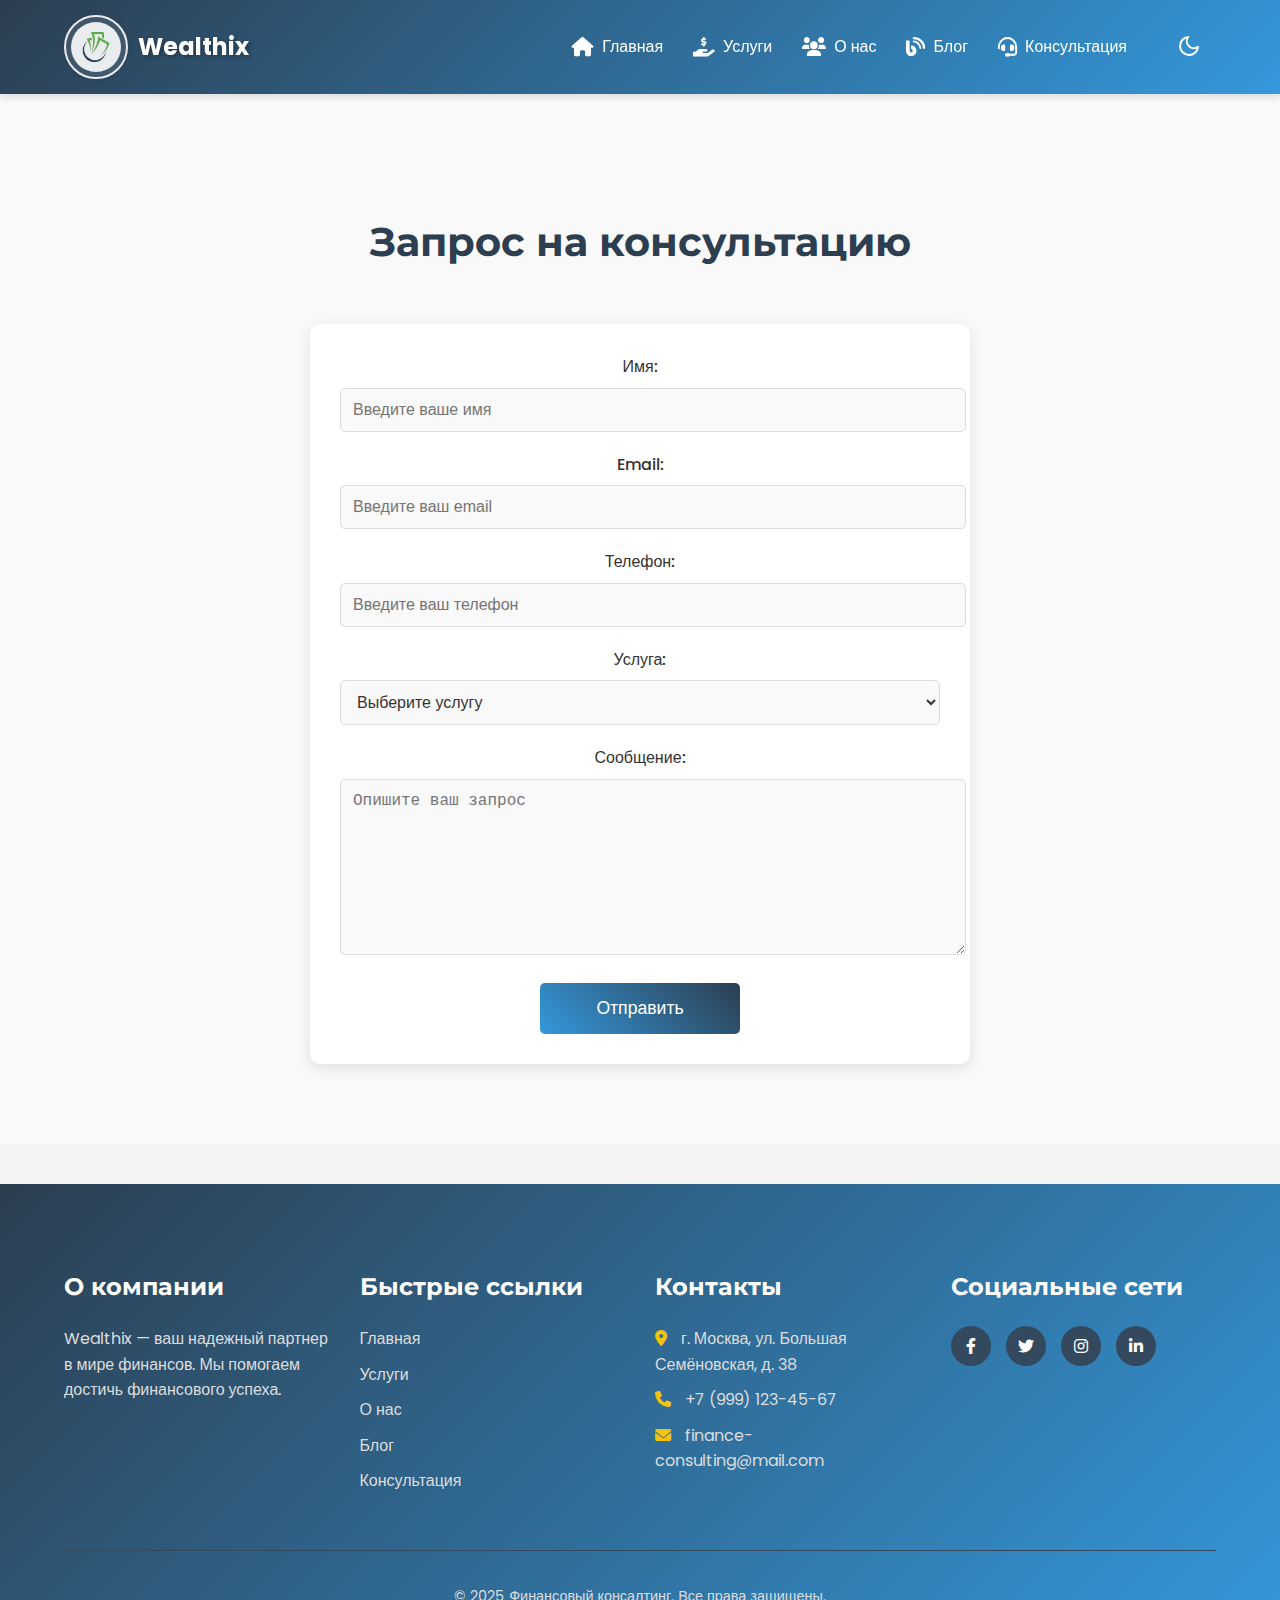
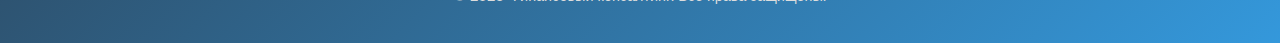
<file: form.html>
<!DOCTYPE html>
<html lang="en">
<head>
    <meta charset="UTF-8">
    <meta name="viewport" content="width=device-width, initial-scale=1.0">
    <title>Консультация | Финансовый консалтинг</title>
    <link href="https://fonts.googleapis.com/css2?family=Roboto:wght@400;700&display=swap" rel="stylesheet">
    <link rel="stylesheet" href="https://cdnjs.cloudflare.com/ajax/libs/font-awesome/6.0.0-beta3/css/all.min.css">
    <link href="https://fonts.googleapis.com/css2?family=Montserrat:wght@400;700&family=Poppins:wght@400;600&display=swap" rel="stylesheet">
    <link rel="stylesheet" href="styles.css">
</head>
<body>
    <input type="checkbox" id="theme-toggle" class="theme-toggle-checkbox">
    <header>
        <div class="container">
            <div class="logo">
                <img src="images/logo.png" alt="Логотип Финансовый консалтинг">
                <span class="logo-text">Wealthix</span>
            </div>
            <nav>
                <ul>
                    <li><a href="index.html"><i class="fas fa-home"></i> Главная</a></li>
                    <li><a href="services.html"><i class="fas fa-hand-holding-usd"></i> Услуги</a></li>
                    <li><a href="about.html"><i class="fas fa-users"></i> О нас</a></li>
                    <li><a href="blog.html"><i class="fas fa-blog"></i> Блог</a></li>
                    <li><a href="form.html"><i class="fas fa-headset"></i> Консультация</a></li>
                    <li>
                        <label for="theme-toggle" class="theme-toggle">
                            <svg xmlns="http://www.w3.org/2000/svg" width="24" height="24" viewBox="0 0 24 24" fill="none" stroke="currentColor" stroke-width="2" stroke-linecap="round" stroke-linejoin="round" class="feather feather-moon">
                                <path d="M21 12.79A9 9 0 1 1 11.21 3 7 7 0 0 0 21 12.79z"></path>
                            </svg>
                        </label>
                    </li>
                </ul>
            </nav>
        </div>
    </header>
    <main>
        <section class="consultation-form">
            <div class="container">
                <h2>Запрос на консультацию</h2>
                <form action="form-success.html" method="get">
                    <div class="form-group">
                        <label for="name">Имя:</label>
                        <input type="text" id="name" name="name" required placeholder="Введите ваше имя">
                    </div>
                    <div class="form-group">
                        <label for="email">Email:</label>
                        <input type="email" id="email" name="email" required placeholder="Введите ваш email">
                    </div>
                    <div class="form-group">
                        <label for="phone">Телефон:</label>
                        <input type="tel" id="phone" name="phone" placeholder="Введите ваш телефон">
                    </div>
                    <div class="form-group">
                        <label for="service">Услуга:</label>
                        <select id="service" name="service" required>
                            <option value="" disabled selected>Выберите услугу</option>
                            <option value="investment">Инвестиции</option>
                            <option value="budget">Бюджет</option>
                            <option value="tax">Налоги</option>
                            <option value="financial-planning">Финансовое планирование</option>
                            <option value="pension-planning">Пенсионное планирование</option>
                            <option value="insurance">Страхование</option>
                            <option value="loans">Кредиты и займы</option>
                            <option value="debt-management">Управление долгами</option>
                            <option value="real-estate">Консультация по недвижимости</option>
                        </select>
                    </div>
                    <div class="form-group">
                        <label for="message">Сообщение:</label>
                        <textarea id="message" name="message" required placeholder="Опишите ваш запрос"></textarea>
                    </div>
                    <button type="submit" class="btn-submit">Отправить</button>
                </form>
            </div>
        </section>
    </main>
    <footer>
        <div class="container">
            <div class="footer-grid">
                <div class="footer-column">
                    <h3>О компании</h3>
                    <p>Wealthix — ваш надежный партнер в мире финансов. Мы помогаем достичь финансового успеха.</p>
                </div>
                <div class="footer-column">
                    <h3>Быстрые ссылки</h3>
                    <ul>
                        <li><a href="index.html">Главная</a></li>
                        <li><a href="services.html">Услуги</a></li>
                        <li><a href="about.html">О нас</a></li>
                        <li><a href="blog.html">Блог</a></li>
                        <li><a href="form.html">Консультация</a></li>
                    </ul>
                </div>
                <div class="footer-column">
                    <h3>Контакты</h3>
                    <ul>
                        <li><i class="fas fa-map-marker-alt"></i> г. Москва, ул. Большая Семёновская, д. 38</li>
                        <li><i class="fas fa-phone"></i> +7 (999) 123-45-67</li>
                        <li><i class="fas fa-envelope"></i> finance-consulting@mail.com</li>
                    </ul>
                </div>
                <div class="footer-column">
                    <h3>Социальные сети</h3>
                    <div class="social-links">
                        <a href="https://facebook.com" class="social-link"><i class="fab fa-facebook-f"></i></a>
                        <a href="https://twitter.com" class="social-link"><i class="fab fa-twitter"></i></a>
                        <a href="https://instagram.com" class="social-link"><i class="fab fa-instagram"></i></a>
                        <a href="https://web-linkedin.com/lander" class="social-link"><i class="fab fa-linkedin-in"></i></a>
                    </div>
                </div>
            </div>
            <div class="footer-bottom">
                <p>&copy; 2025 Финансовый консалтинг. Все права защищены.</p>
            </div>
        </div>
    </footer>
</body>
</html>
</file>
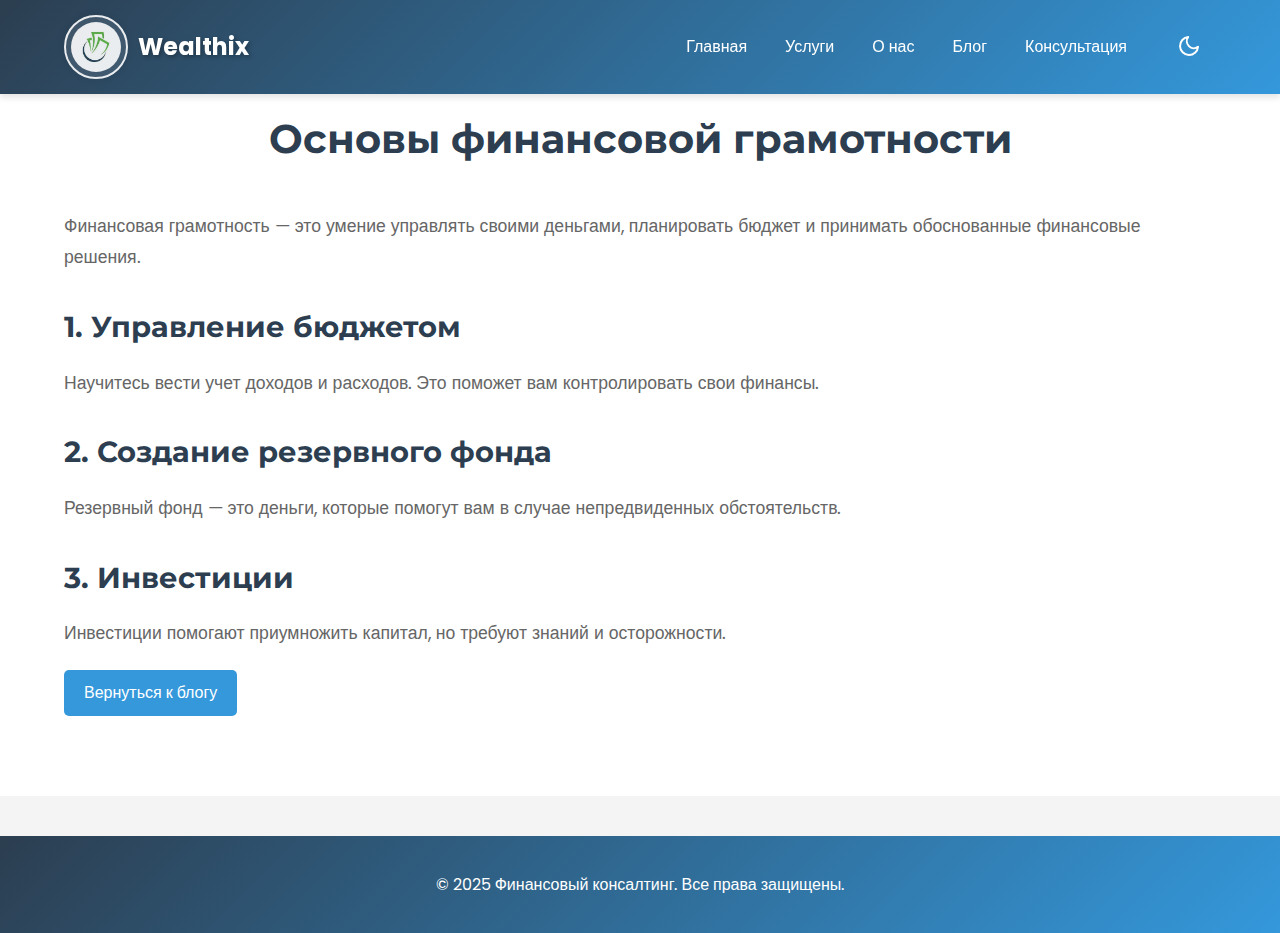
<file: learning1.html>
<!DOCTYPE html>
<html lang="en">
<head>
    <meta charset="UTF-8">
    <meta name="viewport" content="width=device-width, initial-scale=1.0">
    <title>Основы финансовой грамотности | Финансовый консалтинг</title>
    <link href="https://fonts.googleapis.com/css2?family=Roboto:wght@400;700&display=swap" rel="stylesheet">
    <link href="https://fonts.googleapis.com/css2?family=Montserrat:wght@400;700&family=Poppins:wght@400;600&display=swap" rel="stylesheet">
    <link rel="stylesheet" href="styles.css">
</head>
<body>
    <input type="checkbox" id="theme-toggle" class="theme-toggle-checkbox">
    <header>
        <div class="container">
            <div class="logo">
                <img src="images/logo.png" alt="Логотип Финансовый консалтинг">
                <span class="logo-text">Wealthix</span>
            </div>
            <nav>
                <ul>
                    <li><a href="index.html"><i class="fas fa-home"></i> Главная</a></li>
                    <li><a href="services.html"><i class="fas fa-hand-holding-usd"></i> Услуги</a></li>
                    <li><a href="about.html"><i class="fas fa-users"></i> О нас</a></li>
                    <li><a href="blog.html"><i class="fas fa-blog"></i> Блог</a></li>
                    <li><a href="form.html"><i class="fas fa-headset"></i> Консультация</a></li>
                            <li>
                                <label for="theme-toggle" class="theme-toggle">
                                    <svg xmlns="http://www.w3.org/2000/svg" width="24" height="24" viewBox="0 0 24 24" fill="none" stroke="currentColor" stroke-width="2" stroke-linecap="round" stroke-linejoin="round" class="feather feather-moon">
                                        <path d="M21 12.79A9 9 0 1 1 11.21 3 7 7 0 0 0 21 12.79z"></path>
                                    </svg>
                                </label>
                            </li>
                </ul>
            </nav>
        </div>
    </header>

    <main>
        <section class="learning-post">
            <div class="container">
                <h1>Основы финансовой грамотности</h1>
                <p>Финансовая грамотность — это умение управлять своими деньгами, планировать бюджет и принимать обоснованные финансовые решения.</p>
                <h2>1. Управление бюджетом</h2>
                <p>Научитесь вести учет доходов и расходов. Это поможет вам контролировать свои финансы.</p>
                <h2>2. Создание резервного фонда</h2>
                <p>Резервный фонд — это деньги, которые помогут вам в случае непредвиденных обстоятельств.</p>
                <h2>3. Инвестиции</h2>
                <p>Инвестиции помогают приумножить капитал, но требуют знаний и осторожности.</p>
                <a href="blog.html" class="btn">Вернуться к блогу</a>
            </div>
        </section>
    </main>

    <footer class="footer-mini">
        <div class="container">
            <p>&copy; 2025 Финансовый консалтинг. Все права защищены.</p>
        </div>
    </footer>
</body>
</html>
</file>
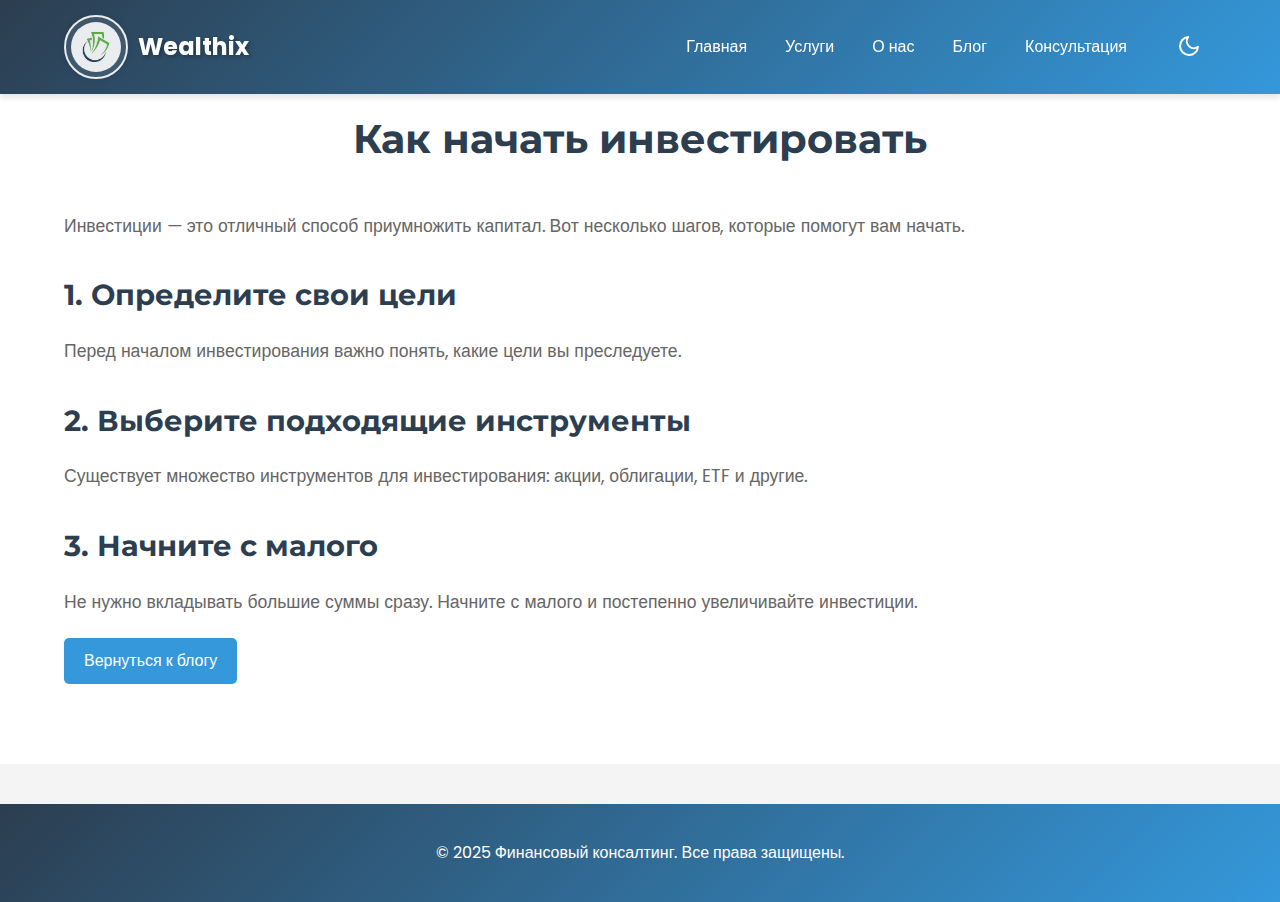
<file: learning2.html>
<!DOCTYPE html>
<html lang="en">
<head>
    <meta charset="UTF-8">
    <meta name="viewport" content="width=device-width, initial-scale=1.0">
    <title>Как начать инвестировать | Финансовый консалтинг</title>
    <link href="https://fonts.googleapis.com/css2?family=Roboto:wght@400;700&display=swap" rel="stylesheet">
    <link href="https://fonts.googleapis.com/css2?family=Montserrat:wght@400;700&family=Poppins:wght@400;600&display=swap" rel="stylesheet">
    <link rel="stylesheet" href="styles.css">
</head>
<body>
    <input type="checkbox" id="theme-toggle" class="theme-toggle-checkbox">
    <header>
        <div class="container">
            <div class="logo">
                <img src="images/logo.png" alt="Логотип Финансовый консалтинг">
                <span class="logo-text">Wealthix</span>
            </div>
            <nav>
                <ul>
                    <li><a href="index.html"><i class="fas fa-home"></i> Главная</a></li>
                    <li><a href="services.html"><i class="fas fa-hand-holding-usd"></i> Услуги</a></li>
                    <li><a href="about.html"><i class="fas fa-users"></i> О нас</a></li>
                    <li><a href="blog.html"><i class="fas fa-blog"></i> Блог</a></li>
                    <li><a href="form.html"><i class="fas fa-headset"></i> Консультация</a></li>
                            <li>
                                <label for="theme-toggle" class="theme-toggle">
                                    <svg xmlns="http://www.w3.org/2000/svg" width="24" height="24" viewBox="0 0 24 24" fill="none" stroke="currentColor" stroke-width="2" stroke-linecap="round" stroke-linejoin="round" class="feather feather-moon">
                                        <path d="M21 12.79A9 9 0 1 1 11.21 3 7 7 0 0 0 21 12.79z"></path>
                                    </svg>
                                </label>
                            </li>
                </ul>
            </nav>
        </div>
    </header>

    <main>
        <section class="learning-post">
            <div class="container">
                <h1>Как начать инвестировать</h1>
                <p>Инвестиции — это отличный способ приумножить капитал. Вот несколько шагов, которые помогут вам начать.</p>
                <h2>1. Определите свои цели</h2>
                <p>Перед началом инвестирования важно понять, какие цели вы преследуете.</p>
                <h2>2. Выберите подходящие инструменты</h2>
                <p>Существует множество инструментов для инвестирования: акции, облигации, ETF и другие.</p>
                <h2>3. Начните с малого</h2>
                <p>Не нужно вкладывать большие суммы сразу. Начните с малого и постепенно увеличивайте инвестиции.</p>
                <a href="blog.html" class="btn">Вернуться к блогу</a>
            </div>
        </section>
    </main>

    <footer class="footer-mini">
        <div class="container">
            <p>&copy; 2025 Финансовый консалтинг. Все права защищены.</p>
        </div>
    </footer>
</body>
</html>
</file>
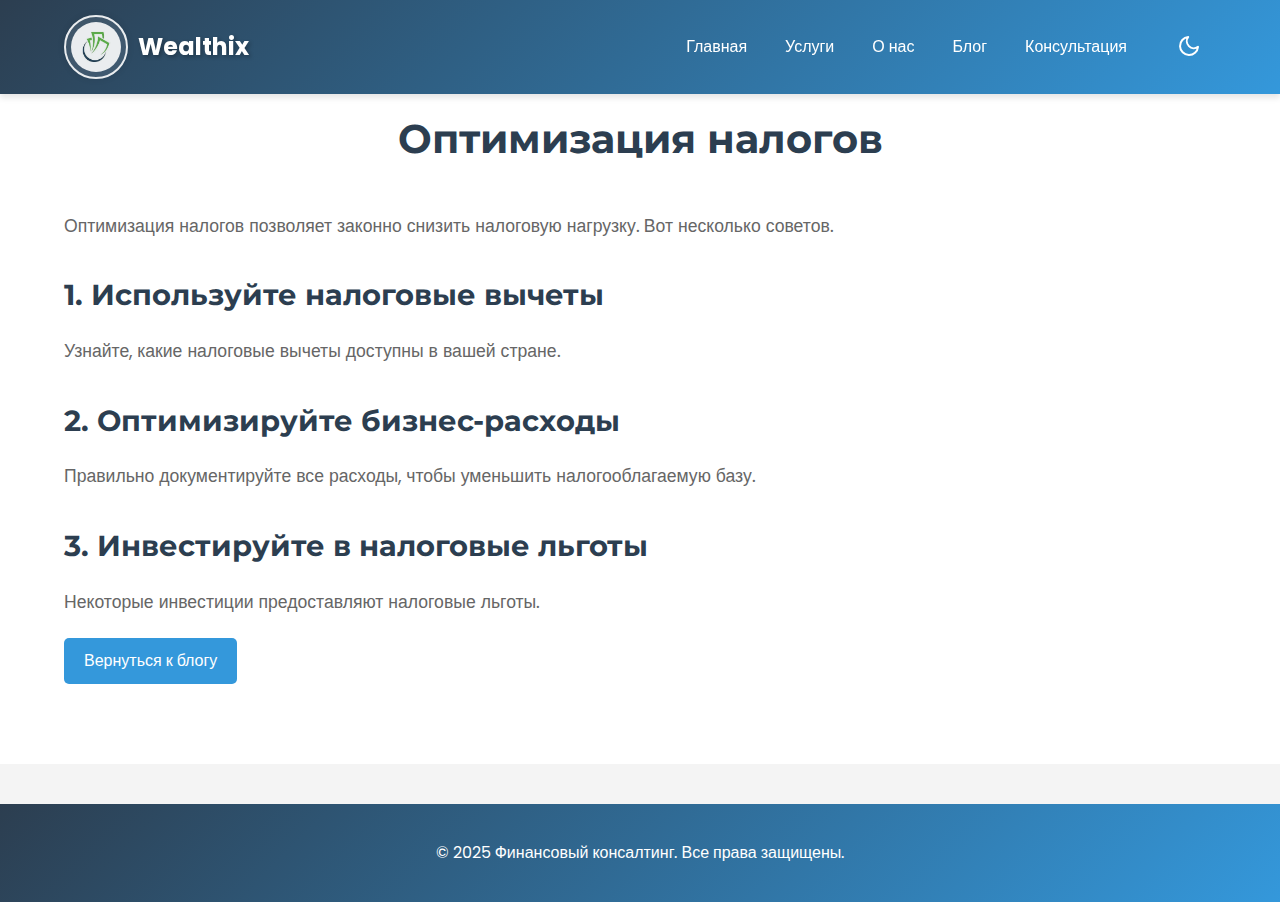
<file: learning3.html>
<!DOCTYPE html>
<html lang="en">
<head>
    <meta charset="UTF-8">
    <meta name="viewport" content="width=device-width, initial-scale=1.0">
    <title>Оптимизация налогов | Финансовый консалтинг</title>
    <link href="https://fonts.googleapis.com/css2?family=Roboto:wght@400;700&display=swap" rel="stylesheet">
    <link href="https://fonts.googleapis.com/css2?family=Montserrat:wght@400;700&family=Poppins:wght@400;600&display=swap" rel="stylesheet">
    <link rel="stylesheet" href="styles.css">
</head>
<body>
    <input type="checkbox" id="theme-toggle" class="theme-toggle-checkbox">
    <header>
        <div class="container">
            <div class="logo">
                <img src="images/logo.png" alt="Логотип Финансовый консалтинг">
                <span class="logo-text">Wealthix</span>
            </div>
            <nav>
                <ul>
                    <li><a href="index.html"><i class="fas fa-home"></i> Главная</a></li>
                    <li><a href="services.html"><i class="fas fa-hand-holding-usd"></i> Услуги</a></li>
                    <li><a href="about.html"><i class="fas fa-users"></i> О нас</a></li>
                    <li><a href="blog.html"><i class="fas fa-blog"></i> Блог</a></li>
                    <li><a href="form.html"><i class="fas fa-headset"></i> Консультация</a></li>
                            <li>
                                <label for="theme-toggle" class="theme-toggle">
                                    <svg xmlns="http://www.w3.org/2000/svg" width="24" height="24" viewBox="0 0 24 24" fill="none" stroke="currentColor" stroke-width="2" stroke-linecap="round" stroke-linejoin="round" class="feather feather-moon">
                                        <path d="M21 12.79A9 9 0 1 1 11.21 3 7 7 0 0 0 21 12.79z"></path>
                                    </svg>
                                </label>
                            </li>
                </ul>
            </nav>
        </div>
    </header>

    <main>
        <section class="learning-post">
            <div class="container">
                <h1>Оптимизация налогов</h1>
                <p>Оптимизация налогов позволяет законно снизить налоговую нагрузку. Вот несколько советов.</p>
                <h2>1. Используйте налоговые вычеты</h2>
                <p>Узнайте, какие налоговые вычеты доступны в вашей стране.</p>
                <h2>2. Оптимизируйте бизнес-расходы</h2>
                <p>Правильно документируйте все расходы, чтобы уменьшить налогооблагаемую базу.</p>
                <h2>3. Инвестируйте в налоговые льготы</h2>
                <p>Некоторые инвестиции предоставляют налоговые льготы.</p>
                <a href="blog.html" class="btn">Вернуться к блогу</a>
            </div>
        </section>
    </main>

    <footer class="footer-mini">
        <div class="container">
            <p>&copy; 2025 Финансовый консалтинг. Все права защищены.</p>
        </div>
    </footer>
</body>
</html>
</file>
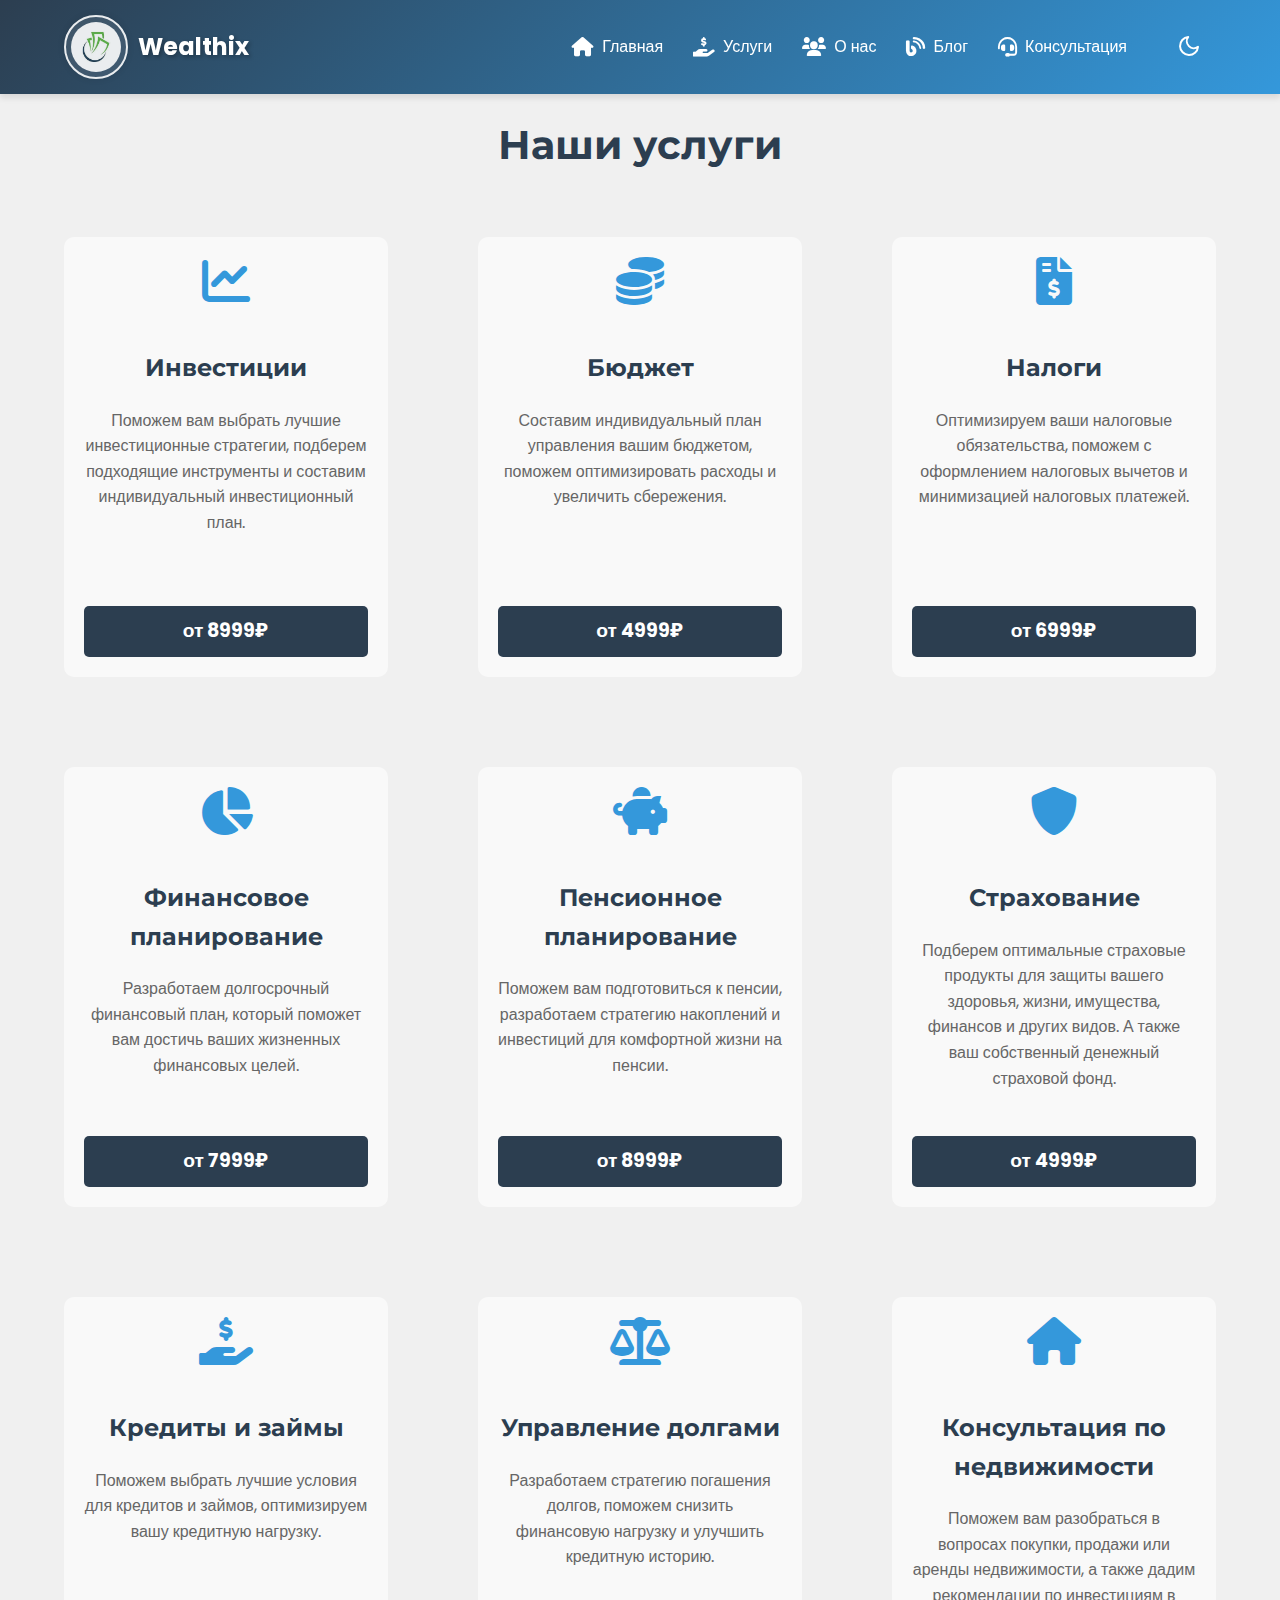
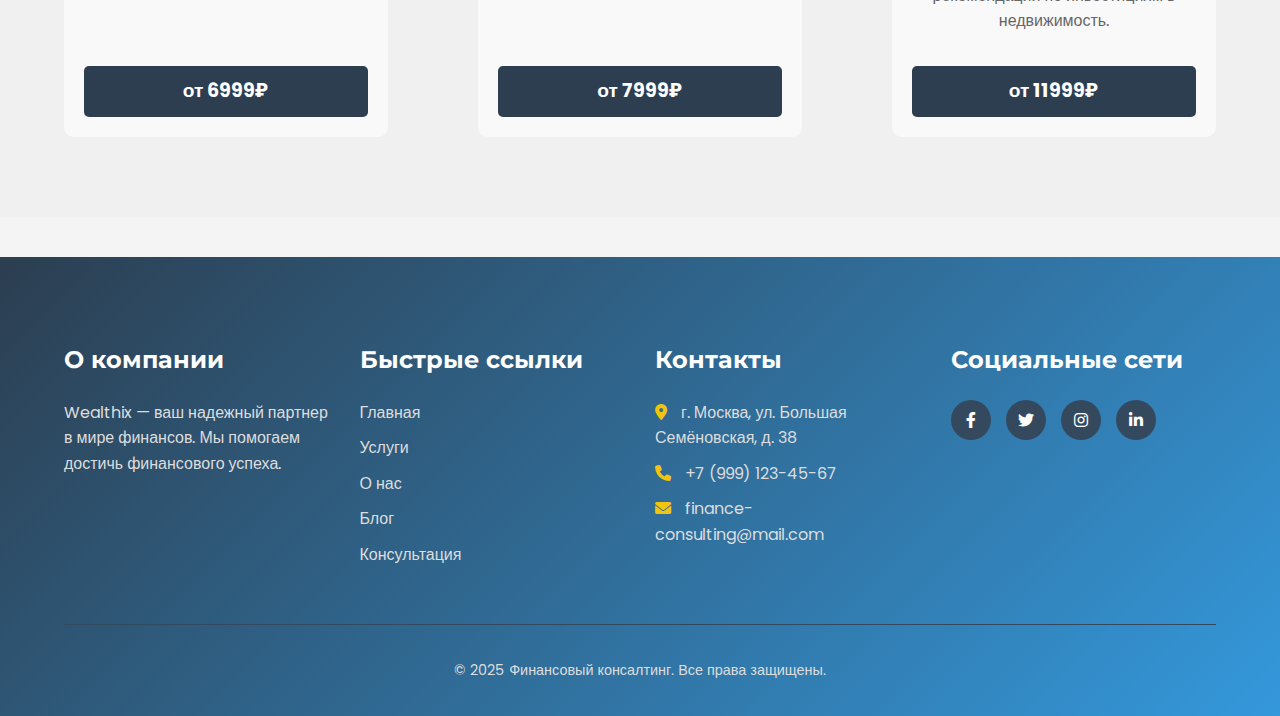
<file: services.html>
<!DOCTYPE html>
<html lang="en">
<head>
    <meta charset="UTF-8">
    <meta name="viewport" content="width=device-width, initial-scale=1.0">
    <title>Услуги | Финансовый консалтинг</title>
    <link href="https://fonts.googleapis.com/css2?family=Roboto:wght@400;700&display=swap" rel="stylesheet">
    <link rel="stylesheet" href="https://cdnjs.cloudflare.com/ajax/libs/font-awesome/6.0.0-beta3/css/all.min.css">
    <link href="https://fonts.googleapis.com/css2?family=Montserrat:wght@400;700&family=Poppins:wght@400;600&display=swap" rel="stylesheet">
    <link rel="stylesheet" href="styles.css">
</head>
<body>
    <input type="checkbox" id="theme-toggle" class="theme-toggle-checkbox">
    <header>
        <div class="container">
            <div class="logo">
                <img src="images/logo.png" alt="Логотип Финансовый консалтинг">
                <span class="logo-text">Wealthix</span>
            </div>
            <nav>
                <ul>
                    <li><a href="index.html"><i class="fas fa-home"></i> Главная</a></li>
                    <li><a href="services.html"><i class="fas fa-hand-holding-usd"></i> Услуги</a></li>
                    <li><a href="about.html"><i class="fas fa-users"></i> О нас</a></li>
                    <li><a href="blog.html"><i class="fas fa-blog"></i> Блог</a></li>
                    <li><a href="form.html"><i class="fas fa-headset"></i> Консультация</a></li>
                            <li>
                                <label for="theme-toggle" class="theme-toggle">
                                    <svg xmlns="http://www.w3.org/2000/svg" width="24" height="24" viewBox="0 0 24 24" fill="none" stroke="currentColor" stroke-width="2" stroke-linecap="round" stroke-linejoin="round" class="feather feather-moon">
                                        <path d="M21 12.79A9 9 0 1 1 11.21 3 7 7 0 0 0 21 12.79z"></path>
                                    </svg>
                                </label>
                            </li>
                </ul>
            </nav>
        </div>
    </header>
    <main>
        <section class="services">
            <div class="container">
                <h2>Наши услуги</h2>
                <div class="service-grid">
                    <div class="service-card">
                        <div class="card-content">
                            <i class="fas fa-chart-line"></i>
                            <h3>Инвестиции</h3>
                            <p>Поможем вам выбрать лучшие инвестиционные стратегии, подберем подходящие инструменты и составим индивидуальный инвестиционный план.</p>
                        </div>
                        <div class="price">от 8999₽</div>
                    </div>
                    <div class="service-card">
                        <div class="card-content">
                            <i class="fas fa-coins"></i>
                            <h3>Бюджет</h3>
                            <p>Составим индивидуальный план управления вашим бюджетом, поможем оптимизировать расходы и увеличить сбережения.</p>
                        </div>
                        <div class="price">от 4999₽</div>
                    </div>
                    <div class="service-card">
                        <div class="card-content">
                            <i class="fas fa-file-invoice-dollar"></i>
                            <h3>Налоги</h3>
                            <p>Оптимизируем ваши налоговые обязательства, поможем с оформлением налоговых вычетов и минимизацией налоговых платежей.</p>
                        </div>
                        <div class="price">от 6999₽</div>
                    </div>
                    <div class="service-card">
                        <div class="card-content">
                            <i class="fas fa-chart-pie"></i>
                            <h3>Финансовое планирование</h3>
                            <p>Разработаем долгосрочный финансовый план, который поможет вам достичь ваших жизненных финансовых целей.</p>
                        </div>
                        <div class="price">от 7999₽</div>
                    </div>
                    <div class="service-card">
                        <div class="card-content">
                            <i class="fas fa-piggy-bank"></i>
                            <h3>Пенсионное планирование</h3>
                            <p>Поможем вам подготовиться к пенсии, разработаем стратегию накоплений и инвестиций для комфортной жизни на пенсии.</p>
                        </div>
                        <div class="price">от 8999₽</div>
                    </div>
                    <div class="service-card">
                        <div class="card-content">
                            <i class="fas fa-shield-alt"></i>
                            <h3>Страхование</h3>
                            <p>Подберем оптимальные страховые продукты для защиты вашего здоровья, жизни, имущества, финансов и других видов. А также ваш собственный денежный страховой фонд.</p>
                        </div>
                        <div class="price">от 4999₽</div>
                    </div>
                    <div class="service-card">
                        <div class="card-content">
                            <i class="fas fa-hand-holding-usd"></i>
                            <h3>Кредиты и займы</h3>
                            <p>Поможем выбрать лучшие условия для кредитов и займов, оптимизируем вашу кредитную нагрузку.</p>
                        </div>
                        <div class="price">от 6999₽</div>
                    </div>
                    <div class="service-card">
                        <div class="card-content">
                            <i class="fas fa-balance-scale"></i>
                            <h3>Управление долгами</h3>
                            <p>Разработаем стратегию погашения долгов, поможем снизить финансовую нагрузку и улучшить кредитную историю.</p>
                        </div>
                        <div class="price">от 7999₽</div>
                    </div>
                    <div class="service-card">
                        <div class="card-content">
                            <i class="fas fa-home"></i>
                            <h3>Консультация по недвижимости</h3>
                            <p>Поможем вам разобраться в вопросах покупки, продажи или аренды недвижимости, а также дадим рекомендации по инвестициям в недвижимость.</p>
                        </div>
                        <div class="price">от 11999₽</div>
                    </div>
                </div>
            </div>
        </section>
    </main>
    <footer>
        <div class="container">
            <div class="footer-grid">
                <div class="footer-column">
                    <h3>О компании</h3>
                    <p>Wealthix — ваш надежный партнер в мире финансов. Мы помогаем достичь финансового успеха.</p>
                </div>
                <div class="footer-column">
                    <h3>Быстрые ссылки</h3>
                    <ul>
                        <li><a href="index.html">Главная</a></li>
                        <li><a href="services.html">Услуги</a></li>
                        <li><a href="about.html">О нас</a></li>
                        <li><a href="blog.html">Блог</a></li>
                        <li><a href="form.html">Консультация</a></li>
                    </ul>
                </div>
                <div class="footer-column">
                    <h3>Контакты</h3>
                    <ul>
                        <li><i class="fas fa-map-marker-alt"></i> г. Москва, ул. Большая Семёновская, д. 38</li>
                        <li><i class="fas fa-phone"></i> +7 (999) 123-45-67</li>
                        <li><i class="fas fa-envelope"></i> finance-consulting@mail.com</li>
                    </ul>
                </div>
                <div class="footer-column">
                    <h3>Социальные сети</h3>
                    <div class="social-links">
                        <a href="https://facebook.com" class="social-link"><i class="fab fa-facebook-f"></i></a>
                        <a href="https://twitter.com" class="social-link"><i class="fab fa-twitter"></i></a>
                        <a href="https://instagram.com" class="social-link"><i class="fab fa-instagram"></i></a>
                        <a href="https://web-linkedin.com/lander" class="social-link"><i class="fab fa-linkedin-in"></i></a>
                    </div>
                </div>
            </div>
            <div class="footer-bottom">
                <p>&copy; 2025 Финансовый консалтинг. Все права защищены.</p>
            </div>
        </div>
    </footer>
</body>
</html>
</file>
<file: styles.css>
body {
    font-family: 'Poppins', sans-serif;
    font-size: 16px;
    line-height: 1.6;
    color: #333;
    background-color: #f4f4f4;
    margin: 0;
    padding: 0;
}

h1, h2, h3 {
    font-family: 'Montserrat', sans-serif;
    color: #2c3e50;
}

a {
    color: #3498db;
    text-decoration: none;
}

a:hover {
    text-decoration: none;
}

.container {
    width: 90%;
    max-width: 1200px;
    margin: 0 auto;
}

header {
    background: linear-gradient(135deg, #2c3e50, #3498db);
    color: #fff;
    padding: 15px 0;
    position: fixed;
    width: 100%;
    top: 0;
    z-index: 1000;
    box-shadow: 0 4px 6px rgba(0, 0, 0, 0.1);
}

header .container {
    display: flex;
    justify-content: space-between;
    align-items: center;
}

header .logo img {
    height: 50px;
    border: 2px solid #fff;
    border-radius: 50%;
    box-shadow: 0 0 10px rgba(0, 0, 0, 0.1);
    padding: 5px;
    background-color: rgba(255, 255, 255, 0.1);
    opacity: 0.9;
}

.logo {
    display: flex;
    align-items: center;
}

.logo-text {
    font-size: 1.5rem;
    font-weight: 700;
    color: #fff;
    margin-left: 10px;
    text-shadow: 2px 2px 4px rgba(0, 0, 0, 0.3);
    transition: color 0.3s ease;
}

.logo-text:hover {
    color: #f1c40f;
}

nav ul {
    display: flex;
    list-style: none;
    margin: 0;
    padding: 0;
}

nav ul li {
    margin: 0 15px;
}

nav ul li a {
    color: #fff;
    text-decoration: none;
    font-weight: 500;
    font-size: 1rem;
    display: flex;
    align-items: center;
    transition: color 0.3s ease, transform 0.3s ease;
}

nav ul li a i {
    margin-right: 8px;
    font-size: 1.2rem;
}

nav ul li a:hover {
    text-decoration: none;
    color: #f1c40f;
    transform: translateY(-3px);
}

.hero {
    position: relative;
    color: #2c3e50;
    padding: 150px 0;
    text-align: center;
    overflow: hidden;
    height: 70vh;
    display: flex;
    align-items: center;
    justify-content: center;
}

.video-container {
    position: absolute;
    top: 0;
    left: 0;
    width: 100%;
    height: 100%;
    overflow: hidden;
    z-index: -1;
}

#hero-video {
    min-width: 100%;
    min-height: 100%;
    object-fit: cover;
}

.hero h1 {
    font-size: 3rem;
    margin-bottom: 20px;
    animation: fadeInDown 1s ease-out;
}

.hero p {
    font-size: 1.5rem;
    margin-bottom: 40px;
    animation: fadeInUp 1s ease-out;
}

.btn-hero {
    display: inline-block;
    padding: 15px 30px;
    background: linear-gradient(45deg, #3498db, #2c3e50);
    color: #fff;
    border-radius: 50px;
    font-size: 1.2rem;
    text-align: center;
    transition: background 0.3s ease, transform 0.3s ease;
    animation: fadeIn 1.5s ease-out;
}

.btn-hero:hover {
    background: linear-gradient(45deg, #2980b9, #34495e);
    transform: translateY(-5px);
}

@keyframes fadeInDown {
    from {
        opacity: 0;
        transform: translateY(-50px);
    }
    to {
        opacity: 1;
        transform: translateY(0);
    }
}

@keyframes fadeInUp {
    from {
        opacity: 0;
        transform: translateY(50px);
    }
    to {
        opacity: 1;
        transform: translateY(0);
    }
}

@keyframes fadeIn {
    from {
        opacity: 0;
    }
    to {
        opacity: 1;
    }
}

.services {
    padding: 80px 0;
    background-color: #fff;
}

.services h2 {
    text-align: center;
    font-size: 2.5rem;
    margin-bottom: 60px;
    color: #2c3e50;
}

.service-grid {
    display: grid;
    grid-template-columns: repeat(auto-fit, minmax(250px, 1fr));
    gap: 90px;
    align-items: stretch;
}

.service-card {
    background-color: #f9f9f9;
    padding: 20px;
    border-radius: 10px;
    text-align: center;
    display: flex;
    flex-direction: column;
    justify-content: space-between;
    height: 400px;
    transition: transform 0.3s ease, box-shadow 0.3s ease;
}

.service-card i {
    font-size: 3rem;
    color: #3498db;
    margin-bottom: 20px;
    text-align: center;
}

.service-card h3 {
    font-size: 1.5rem;
    margin-bottom: 20px;
    text-align: center;
}

.service-card p {
    font-size: 1rem;
    color: #666;
    margin-bottom: 20px;
}

.price {
    display: inline-block;
    padding: 10px 20px;
    background-color: #2c3e50;
    color: #fff;
    border-radius: 5px;
    font-size: 1.2rem;
    font-weight: 700;
    text-align: center;
    margin-top: auto;
}

.service-card .btn {
    display: inline-block;
    padding: 10px 20px;
    background-color: #3498db;
    color: #fff;
    border-radius: 5px;
    font-size: 1rem;
    text-align: center;
    transition: background-color 0.3s ease;
    margin-top: auto;
    box-shadow: 0 4px 10px rgba(0, 0, 0, 0.2);
    transition: background-color 0.3s ease, transform 0.3s ease;
}

.service-card .btn:hover {
    background-color: #2980b9;
}
.service-card:hover {
    transform: translateY(-10px);
    box-shadow: 0 4px 15px rgba(0, 0, 0, 0.2);
    background-color: #e6f7ff;
}

.testimonials {
    padding: 80px 0;
    background-color: #f9f9f9;
}

.testimonials h2 {
    text-align: center;
    font-size: 2.5rem;
    margin-bottom: 60px;
}

.testimonial-grid {
    display: flex;
    justify-content: space-around;
    gap: 20px;
}

.testimonial-card {
    background-color: #fff;
    padding: 30px;
    border-radius: 10px;
    text-align: center;
    flex: 1;
    transition: transform 0.3s ease, box-shadow 0.3s ease;
}

.testimonial-card:hover {
    transform: translateY(-10px);
    box-shadow: 0 4px 15px rgba(0, 0, 0, 0.2);
}

.testimonial-card img {
    width: 100px;
    height: 100px;
    border-radius: 50%;
    margin-bottom: 20px;
}

.testimonial-card p {
    font-size: 1rem;
    color: #666;
    margin-bottom: 20px;
}

.testimonial-card span {
    font-size: 0.9rem;
    color: #999;
}

.partners {
    padding: 80px 0;
    background-color: #f9f9f9;
}

.partners h2 {
    text-align: center;
    font-size: 2.5rem;
    margin-bottom: 60px;
    color: #2c3e50;
}

.partner-grid {
    display: flex;
    justify-content: space-around;
    align-items: stretch;
    gap: 40px;
    flex-wrap: wrap;
}

.partner-item {
    text-align: center;
    max-width: 300px;
    flex: 1;
    display: flex;
    flex-direction: column;
    align-items: center;
}

.partner-item img {
    width: 150px;
    height: 150px;
    object-fit: cover;
    margin-bottom: 20px;
}

.partner-description {
    font-size: 1rem;
    color: #666;
    line-height: 1.6;
    margin-top: 20px;
    flex-grow: 1;
}

.partner-item::after {
    content: '';
    display: block;
    width: 80%;
    height: 2px;
    background-color: #3498db;
    margin: 20px auto 0;
}

.partner-item::after {
    content: '';
    display: block;
    width: 80%;
    height: 2px;
    background-color: #3498db;
    margin: 20px auto;
}

.faq {
    padding: 80px 0;
    background-color: #f9f9f9;
}

.faq h2 {
    text-align: center;
    font-size: 2.5rem;
    margin-bottom: 60px;
}

.faq-grid {
    display: flex;
    justify-content: space-around;
    gap: 20px;
}

.faq-card {
    background-color: #fff;
    padding: 30px;
    border-radius: 10px;
    flex: 1;
    transition: transform 0.3s ease, box-shadow 0.3s ease;
}

.faq-card:hover {
    transform: translateY(-10px);
    box-shadow: 0 4px 15px rgba(0, 0, 0, 0.2);
}

.faq-card details {
    font-size: 1rem;
    color: #666;
}

.faq-card summary {
    font-weight: 700;
    cursor: pointer;
}

.faq-card p {
    margin-top: 10px;
}

.blog {
    padding: 80px 0;
    background-color: #fff;
}

.blog h2 {
    text-align: center;
    font-size: 2.5rem;
    margin-bottom: 60px;
}

.blog-grid {
    display: grid;
    grid-template-columns: repeat(auto-fit, minmax(300px, 1fr));
    gap: 20px;
    align-items: stretch;
}

.blog-card {
    background-color: #f9f9f9;
    border-radius: 10px;
    overflow: hidden;
    transition: transform 0.3s ease, box-shadow 0.3s ease;
    display: flex;
    flex-direction: column;
}

.blog-card img {
    width: 100%;
    height: 200px;
    object-fit: cover;
}

.blog-content {
    padding: 20px;
    text-align: center;
    flex: 1;
    display: flex;
    flex-direction: column;
    justify-content: space-between;
}

.blog-content h3 {
    font-size: 1.5rem;
    margin-bottom: 20px;
}

.blog-content p {
    font-size: 1rem;
    color: #666;
    margin-bottom: 20px;
}

.blog-content .btn {
    display: inline-block;
    padding: 10px 20px;
    background-color: #3498db;
    color: #fff;
    border-radius: 5px;
    font-size: 1rem;
    text-align: center;
    transition: background-color 0.3s ease;
}

.blog-content .btn:hover {
    background-color: #2980b9;
}

.blog-post img {
    width: 50%;
    height: auto;
    max-width: 600px;
    margin: 0 auto;
    display: block;
}

.learning {
    padding: 80px 0;
    background-color: #f9f9f9;
}

.learning h2 {
    text-align: center;
    font-size: 2.5rem;
    margin-bottom: 60px;
}

.learning-grid {
    display: flex;
    justify-content: space-around;
    gap: 20px;
}

.learning-card {
    background-color: #fff;
    padding: 30px;
    border-radius: 10px;
    text-align: center;
    flex: 1;
    transition: transform 0.3s ease, box-shadow 0.3s ease;
}

.learning-card:hover {
    transform: translateY(-10px);
    box-shadow: 0 4px 15px rgba(0, 0, 0, 0.2);
}

.learning-card i {
    font-size: 3rem;
    color: #3498db;
    margin-bottom: 20px;
}

.learning-card h3 {
    font-size: 1.5rem;
    margin-bottom: 20px;
}

.learning-card p {
    font-size: 1rem;
    color: #666;
    margin-bottom: 20px;
}

.learning-card .btn {
    display: inline-block;
    padding: 10px 20px;
    background-color: #3498db;
    color: #fff;
    border-radius: 5px;
    font-size: 1rem;
    text-align: center;
    transition: background-color 0.3s ease;
}

.learning-card .btn:hover {
    background-color: #2980b9;
}

@media (max-width: 1024px) and (min-width: 768px) {
    .container {
        width: 90%;
        padding: 0 15px;
    }

    header .logo img {
        height: 40px;
    }

    header .logo-text {
        font-size: 1.2rem;
    }

    nav ul li {
        margin: 0 10px;
    }

    nav ul li a {
        font-size: 0.9rem;
    }

    .hero {
        padding: 120px 0;
    }

    .hero h1 {
        font-size: 2.5rem;
    }

    .hero p {
        font-size: 1.2rem;
    }

    .btn-hero {
        padding: 12px 24px;
        font-size: 1rem;
    }

    .service-grid, .testimonial-grid, .blog-grid, .learning-grid {
        grid-template-columns: repeat(2, 1fr);
        gap: 15px;
    }

    .team-grid {
        grid-template-columns: repeat(2, 1fr);
    }

    .service-card, .testimonial-card, .blog-card, .learning-card {
        padding: 15px;
    }

    .service-card h3, .testimonial-card h3, .blog-card h3, .learning-card h3 {
        font-size: 1.3rem;
    }

    .service-card p, .testimonial-card p, .blog-card p, .learning-card p {
        font-size: 0.95rem;
    }

    .footer-grid {
        grid-template-columns: repeat(2, 1fr);
        gap: 20px;
    }

    .footer-column {
        text-align: center;
    }

    .social-links {
        justify-content: center;
    }
}

@media (max-width: 767px) {
    .container {
        width: 95%;
        padding: 0 10px;
    }

    header .logo img {
        height: 25px;
    }

    header .logo-text {
        font-size: 0.9rem;
    }

    nav ul {
        flex-direction: row;
        flex-wrap: wrap;
        justify-content: center;
    }

    nav ul li {
        margin: 5px 8px;
    }

    nav ul li a {
        font-size: 0.8rem;
        padding: 5px 8px;
    }

    .hero {
        padding: 60px 0;
    }

    .hero h1 {
        font-size: 1.8rem;
    }

    .hero p {
        font-size: 0.9rem;
    }

    .btn-hero {
        padding: 8px 16px;
        font-size: 0.8rem;
    }

    .service-grid, .testimonial-grid, .blog-grid, .learning-grid {
        grid-template-columns: 1fr;
        gap: 10px;
    }

    .team-grid {
        grid-template-columns: 1fr;
    }

    .service-card, .testimonial-card, .blog-card, .learning-card {
        padding: 10px;
    }

    .service-card h3, .testimonial-card h3, .blog-card h3, .learning-card h3 {
        font-size: 1.2rem;
    }

    .service-card p, .testimonial-card p, .blog-card p, .learning-card p {
        font-size: 0.9rem;
    }

    .footer-grid {
        grid-template-columns: 1fr;
        gap: 15px;
    }

    .footer-column {
        text-align: center;
    }

    .social-links {
        justify-content: center;
    }

    .service-card i, .learning-card i {
        font-size: 2.5rem;
    }

    .testimonial-card img {
        width: 80px;
        height: 80px;
    }

    .blog-card img {
        height: 150px;
    }
}

footer {
     background: linear-gradient(135deg, #2c3e50, #3498db);
    color: #fff;
    padding: 60px 0 20px 0;
    margin-top: 40px;
}

.footer-grid {
    display: grid;
    grid-template-columns: repeat(auto-fit, minmax(250px, 1fr));
    gap: 30px;
    margin-bottom: 40px;
}

.footer-column h3 {
    font-size: 1.5rem;
    margin-bottom: 20px;
    color: #fff;
}

.footer-column p {
    font-size: 1rem;
    color: #ddd;
    line-height: 1.6;
}

.footer-column ul {
    list-style: none;
    padding: 0;
}

.footer-column ul li {
    margin-bottom: 10px;
    font-size: 1rem;
    color: #ddd;
}

.footer-column ul li i {
    margin-right: 10px;
    color: #f1c40f;
}

.footer-column ul li a {
    color: #ddd;
    text-decoration: none;
    transition: color 0.3s ease;
}

.footer-column ul li a:hover {
    color: #f1c40f;
}

.social-links {
    display: flex;
    gap: 15px;
}

.social-link {
    display: flex;
    align-items: center;
    justify-content: center;
    width: 40px;
    height: 40px;
    background-color: #34495e;
    border-radius: 50%;
    color: #fff;
    text-decoration: none;
    transition: background-color 0.3s ease, transform 0.3s ease;
}

.social-link:hover {
    background-color: #f1c40f;
    transform: translateY(-5px);
}

.footer-bottom {
    text-align: center;
    padding-top: 20px;
    border-top: 1px solid #34495e;
    font-size: 0.9rem;
    color: #ddd;
}

.blog-post, .learning-post {
    padding: 80px 0;
    background-color: #fff;
}

.blog-post h1, .learning-post h1 {
    text-align: center;
    font-size: 2.5rem;
    margin-bottom: 40px;
}

.blog-post img, .learning-post img {
    width: 100%;
    height: auto;
    border-radius: 10px;
    margin-bottom: 20px;
}

.blog-post h2, .learning-post h2 {
    font-size: 1.8rem;
    margin-top: 30px;
    margin-bottom: 15px;
}

.blog-post p, .learning-post p {
    font-size: 1.1rem;
    color: #666;
    line-height: 1.8;
    margin-bottom: 20px;
}

.blog-post .btn, .learning-post .btn {
    display: inline-block;
    padding: 10px 20px;
    background-color: #3498db;
    color: #fff;
    border-radius: 5px;
    font-size: 1rem;
    text-align: center;
    transition: background-color 0.3s ease;
}

.blog-post .btn:hover, .learning-post .btn:hover {
    background-color: #2980b9;
}

.consultation-form {
    padding: 80px 0;
    background-color: #f9f9f9;
}

.consultation-form h2 {
    text-align: center;
    font-size: 2.5rem;
    margin-bottom: 40px;
    color: #2c3e50;
}

.consultation-form form {
    max-width: 600px;
    margin: 0 auto;
    background-color: #fff;
    padding: 30px;
    border-radius: 10px;
    box-shadow: 0 4px 15px rgba(0, 0, 0, 0.1);
}

.consultation-form .form-group {
    margin-bottom: 20px;
}

.consultation-form label {
    display: block;
    font-size: 1rem;
    font-weight: 500;
    margin-bottom: 8px;
    color: #333;
}

.consultation-form input,
.consultation-form select,
.consultation-form textarea {
    width: 100%;
    padding: 12px;
    border: 1px solid #ddd;
    border-radius: 5px;
    font-size: 1rem;
    color: #333;
    background-color: #f9f9f9;
    transition: border-color 0.3s ease, box-shadow 0.3s ease;
}

.consultation-form input:focus,
.consultation-form select:focus,
.consultation-form textarea:focus {
    border-color: #3498db;
    outline: none;
    box-shadow: 0 0 5px rgba(52, 152, 219, 0.5);
}

.consultation-form textarea {
    resize: vertical;
    min-height: 150px;
}

.consultation-form .btn-submit {
    display: block;
    width: 100%;
    padding: 15px;
    background: linear-gradient(45deg, #3498db, #2c3e50);
    color: #fff;
    border: none;
    border-radius: 5px;
    font-size: 1.1rem;
    font-weight: 500;
    cursor: pointer;
    transition: background 0.3s ease, transform 0.3s ease;
}

.consultation-form .btn-submit:hover {
    background: linear-gradient(45deg, #2980b9, #34495e);
    transform: translateY(-3px);
}

.btn-submit {
    display: inline-block;
    width: auto;
    max-width: 200px;
    padding: 10px 20px;
    background: linear-gradient(45deg, #3498db, #2c3e50);
    color: #fff;
    border: none;
    border-radius: 5px;
    font-size: 1rem;
    font-weight: 500;
    cursor: pointer;
    transition: background 0.3s ease, transform 0.3s ease;
    margin: 0 auto;
}

.btn-submit:hover {
    background: linear-gradient(45deg, #2980b9, #34495e);
    transform: translateY(-3px);
}

.about-hero {
    background: linear-gradient(135deg, #3498db, #2c3e50);
    color: #fff;
    padding: 100px 0;
    text-align: center;
}

.about-hero h1 {
    font-size: 3rem;
    margin-bottom: 20px;
}

.about-hero p {
    font-size: 1.5rem;
}

.mission {
    padding: 80px 0;
    background-color: #fff;
    text-align: center;
}

.mission h2 {
    font-size: 2.5rem;
    margin-bottom: 20px;
    color: #2c3e50;
}

.mission p {
    font-size: 1.2rem;
    color: #666;
    max-width: 800px;
    margin: 0 auto;
}

.achievements {
    padding: 80px 0;
    background-color: #f9f9f9;
}

.achievements h2 {
    text-align: center;
    font-size: 2.5rem;
    margin-bottom: 40px;
    color: #2c3e50;
}

.achievement-grid {
    display: flex;
    justify-content: space-around;
    gap: 20px;
}

.achievement-card {
    background-color: #fff;
    padding: 30px;
    border-radius: 10px;
    text-align: center;
    box-shadow: 0 4px 15px rgba(0, 0, 0, 0.1);
    transition: transform 0.3s ease, box-shadow 0.3s ease;
}

.achievement-card:hover {
    transform: translateY(-10px);
    box-shadow: 0 6px 20px rgba(0, 0, 0, 0.2);
}

.achievement-card i {
    font-size: 3rem;
    color: #3498db;
    margin-bottom: 20px;
}

.achievement-card h3 {
    font-size: 2rem;
    margin-bottom: 10px;
    color: #2c3e50;
}

.achievement-card p {
    font-size: 1rem;
    color: #666;
}

.team {
    padding: 80px 0;
    background-color: #fff;
}

.team h2 {
    text-align: center;
    font-size: 2.5rem;
    margin-bottom: 40px;
    color: #2c3e50;
}

.team-grid {
    display: grid;
    grid-template-columns: repeat(3, 1fr);
    gap: 20px;
}

.team-member {
    background-color: #f9f9f9;
    padding: 20px;
    border-radius: 10px;
    text-align: center;
    box-shadow: 0 4px 15px rgba(0, 0, 0, 0.1);
    transition: transform 0.3s ease, box-shadow 0.3s ease;
}

.team-member:hover {
    transform: translateY(-10px);
    box-shadow: 0 6px 20px rgba(0, 0, 0, 0.2);
}

.team-member img {
    width: 150px;
    height: 150px;
    border-radius: 50%;
    margin-bottom: 20px;
}

.team-member h3 {
    font-size: 1.5rem;
    margin-bottom: 10px;
    color: #2c3e50;
}

.team-member p {
    font-size: 1rem;
    color: #666;
}

.testimonials {
    padding: 80px 0;
    background-color: #f9f9f9;
}

.testimonials h2 {
    text-align: center;
    font-size: 2.5rem;
    margin-bottom: 40px;
    color: #2c3e50;
}

.testimonial-grid {
    display: flex;
    justify-content: space-around;
    gap: 20px;
}

.testimonial-card {
    background-color: #fff;
    padding: 30px;
    border-radius: 10px;
    text-align: center;
    box-shadow: 0 4px 15px rgba(0, 0, 0, 0.1);
    transition: transform 0.3s ease, box-shadow 0.3s ease;
}

.testimonial-card:hover {
    transform: translateY(-10px);
    box-shadow: 0 6px 20px rgba(0, 0, 0, 0.2);
}

.testimonial-card img {
    width: 100px;
    height: 100px;
    border-radius: 50%;
    margin-bottom: 20px;
}

.testimonial-card p {
    font-size: 1rem;
    color: #666;
    margin-bottom: 20px;
}

.testimonial-card span {
    font-size: 0.9rem;
    color: #999;
}

.services, .testimonials, .partners, .faq, .learning {
    background-color: #f0f0f0;
    padding: 80px 0;
}

.theme-toggle-checkbox {
    display: none;
}

#theme-toggle:checked ~ main {
    background-color: #2d2d2d;
    color: #ffffff;
}

#theme-toggle:checked ~ header,
#theme-toggle:checked ~ footer {
    background: #000000;
    color: #ffffff;
}

#theme-toggle:checked ~ main h1 {
    color: #000000;
}

#theme-toggle:checked ~ main .hero h1 {
    color: #ffffff;
}
#theme-toggle:checked ~ main h2
#theme-toggle:checked ~ main h3
#theme-toggle:checked ~ main p,
#theme-toggle:checked ~ footer h3,
#theme-toggle:checked ~ footer p,
#theme-toggle:checked ~ footer a,
#theme-toggle:checked ~ header a {
    color: #ffffff;
}

#theme-toggle:checked ~ main .service-card,
#theme-toggle:checked ~ main .testimonial-card,
#theme-toggle:checked ~ main .faq-card,
#theme-toggle:checked ~ main .blog-card,
#theme-toggle:checked ~ main .learning-card {
    background-color: #1e1e1e;
    color: #ffffff;
}

#theme-toggle:checked ~ main .service-card:hover,
#theme-toggle:checked ~ main .testimonial-card:hover,
#theme-toggle:checked ~ main .faq-card:hover,
#theme-toggle:checked ~ main .blog-card:hover,
#theme-toggle:checked ~ main .learning-card:hover {
    box-shadow: 0 4px 15px rgba(255, 255, 255, 0.1);
}

#theme-toggle:checked ~ main .btn-hero,
#theme-toggle:checked ~ main .btn,
#theme-toggle:checked ~ main .btn-submit {
    background: linear-gradient(45deg, #555, #333);
    color: #ffffff;
}

#theme-toggle:checked ~ main .btn-hero:hover,
#theme-toggle:checked ~ main .btn:hover,
#theme-toggle:checked ~ main .btn-submit:hover {
    background: linear-gradient(45deg, #777, #555);
}

#theme-toggle:checked ~ main img {
    filter: brightness(0.8);
}

#theme-toggle:checked ~ main .service-card,
#theme-toggle:checked ~ main .testimonial-card,
#theme-toggle:checked ~ main .faq-card,
#theme-toggle:checked ~ main .blog-card,
#theme-toggle:checked ~ main .learning-card {
    background-color: #1e1e1e;
    color: #ffffff;
}

#theme-toggle:checked ~ main .service-card h3,
#theme-toggle:checked ~ main .service-card p,
#theme-toggle:checked ~ main .service-card .price {
    color: #ffffff;
}

#theme-toggle:checked ~ main .testimonial-card h3,
#theme-toggle:checked ~ main .testimonial-card p,
#theme-toggle:checked ~ main .testimonial-card span {
    color: #ffffff;
}

#theme-toggle:checked ~ main .faq-card summary,
#theme-toggle:checked ~ main .faq-card p {
    color: #ffffff;
}

#theme-toggle:checked ~ main .blog-card h3,
#theme-toggle:checked ~ main .blog-card p {
    color: #ffffff;
}

#theme-toggle:checked ~ main .learning-card h3,
#theme-toggle:checked ~ main .learning-card p {
    color: #ffffff;
}

#theme-toggle:checked ~ main .mission {
    background-color: #1e1e1e;
    color: #ffffff;
}

#theme-toggle:checked ~ main .mission h2,
#theme-toggle:checked ~ main .mission p {
    color: #ffffff;
}

#theme-toggle:checked ~ main .achievements {
    background-color: #1e1e1e;
    color: #ffffff;
}

#theme-toggle:checked ~ main .achievements h2,
#theme-toggle:checked ~ main .achievements .achievement-card h3,
#theme-toggle:checked ~ main .achievements .achievement-card p {
    color: #ffffff;
}

#theme-toggle:checked ~ main .team {
    background-color: #1e1e1e;
    color: #ffffff;
}

#theme-toggle:checked ~ main .team h2,
#theme-toggle:checked ~ main .team .team-member h3,
#theme-toggle:checked ~ main .team .team-member p {
    color: #ffffff;
}

#theme-toggle:checked ~ main .hero h1,
#theme-toggle:checked ~ main .hero p {
    color: #ffffff;
}

#theme-toggle:checked ~ main .achievement-card,
#theme-toggle:checked ~ main .team-member {
    background-color: #2d2d2d;
    color: #ffffff;
}

#theme-toggle:checked ~ main .achievement-card:hover,
#theme-toggle:checked ~ main .team-member:hover {
    box-shadow: 0 4px 15px rgba(255, 255, 255, 0.1);
}

.theme-toggle {
    cursor: pointer;
    display: flex;
    align-items: center;
    margin-left: 20px;
}

.theme-toggle svg {
    width: 24px;
    height: 24px;
    fill: none;
    stroke: #ffffff;
    transition: stroke 0.3s ease;
}

#theme-toggle:checked ~ header .theme-toggle svg {
    stroke: #f1c40f;
}

.theme-toggle:hover svg {
    stroke: #f1c40f;
    transform: scale(1.1);
    transition: stroke 0.3s ease, transform 0.3s ease;
}

.theme-toggle:active svg {
    stroke: #e67e22;
    transform: scale(0.9);
    transition: stroke 0.1s ease, transform 0.1s ease;
}

#theme-toggle:checked ~ main {
    transition: background-color 0.5s ease, color 0.5s ease;
}

#theme-toggle:checked ~ header,
#theme-toggle:checked ~ footer {
    transition: background-color 0.5s ease, color 0.5s ease;
}

@keyframes pulse {
    0% {
        transform: scale(1);
    }
    50% {
        transform: scale(1.2);
    }
    100% {
        transform: scale(1);
    }
}

#theme-toggle:checked ~ header .theme-toggle svg {
    animation: pulse 0.5s ease;
}

@keyframes flip {
    0% {
        transform: rotateY(0deg);
    }
    100% {
        transform: rotateY(180deg);
    }
}

#theme-toggle:checked ~ header .theme-toggle svg {
    animation: flip 0.5s ease;
}

.service-card:hover,
.testimonial-card:hover,
.faq-card:hover,
.blog-card:hover,
.learning-card:hover,
.achievement-card:hover,
.team-member:hover {
    background-color: #e6f7ff;
    transform: translateY(-10px);
    box-shadow: 0 4px 15px rgba(0, 0, 0, 0.2);
}

.consultation-form {
    display: flex;
    justify-content: center;
    align-items: center;
    height: 90%;
    text-align: center;
    font-family: 'Poppins', sans-serif;
    color: #2c3e50;
}

.consultation-form h2 {
    font-size: 2.5rem;
    margin-bottom: 50px;
    margin-top: 130px;
}

.consultation-form p {
    font-size: 1.2rem;
    margin-bottom: 110px;
}

.consultation-form .btn {
    display: inline-block;
    padding: 15px 30px;
    background: linear-gradient(45deg, #3498db, #2c3e50);
    color: #fff;
    border-radius: 50px;
    font-size: 1.2rem;
    text-align: center;
    transition: background 0.3s ease, transform 0.3s ease;
    text-decoration: none;
}

.consultation-form .btn:hover {
    background: linear-gradient(45deg, #2980b9, #34495e);
    transform: translateY(-5px);
}

.footer-mini {
    background: linear-gradient(135deg, #2c3e50, #3498db);
    color: #fff;
    padding: 20px 0;
    text-align: center;
}

.footer-mini .container {
    max-width: 1200px;
    margin: 0 auto;
    padding: 0 15px;
    flex-shrink: 0;
}
</file>
